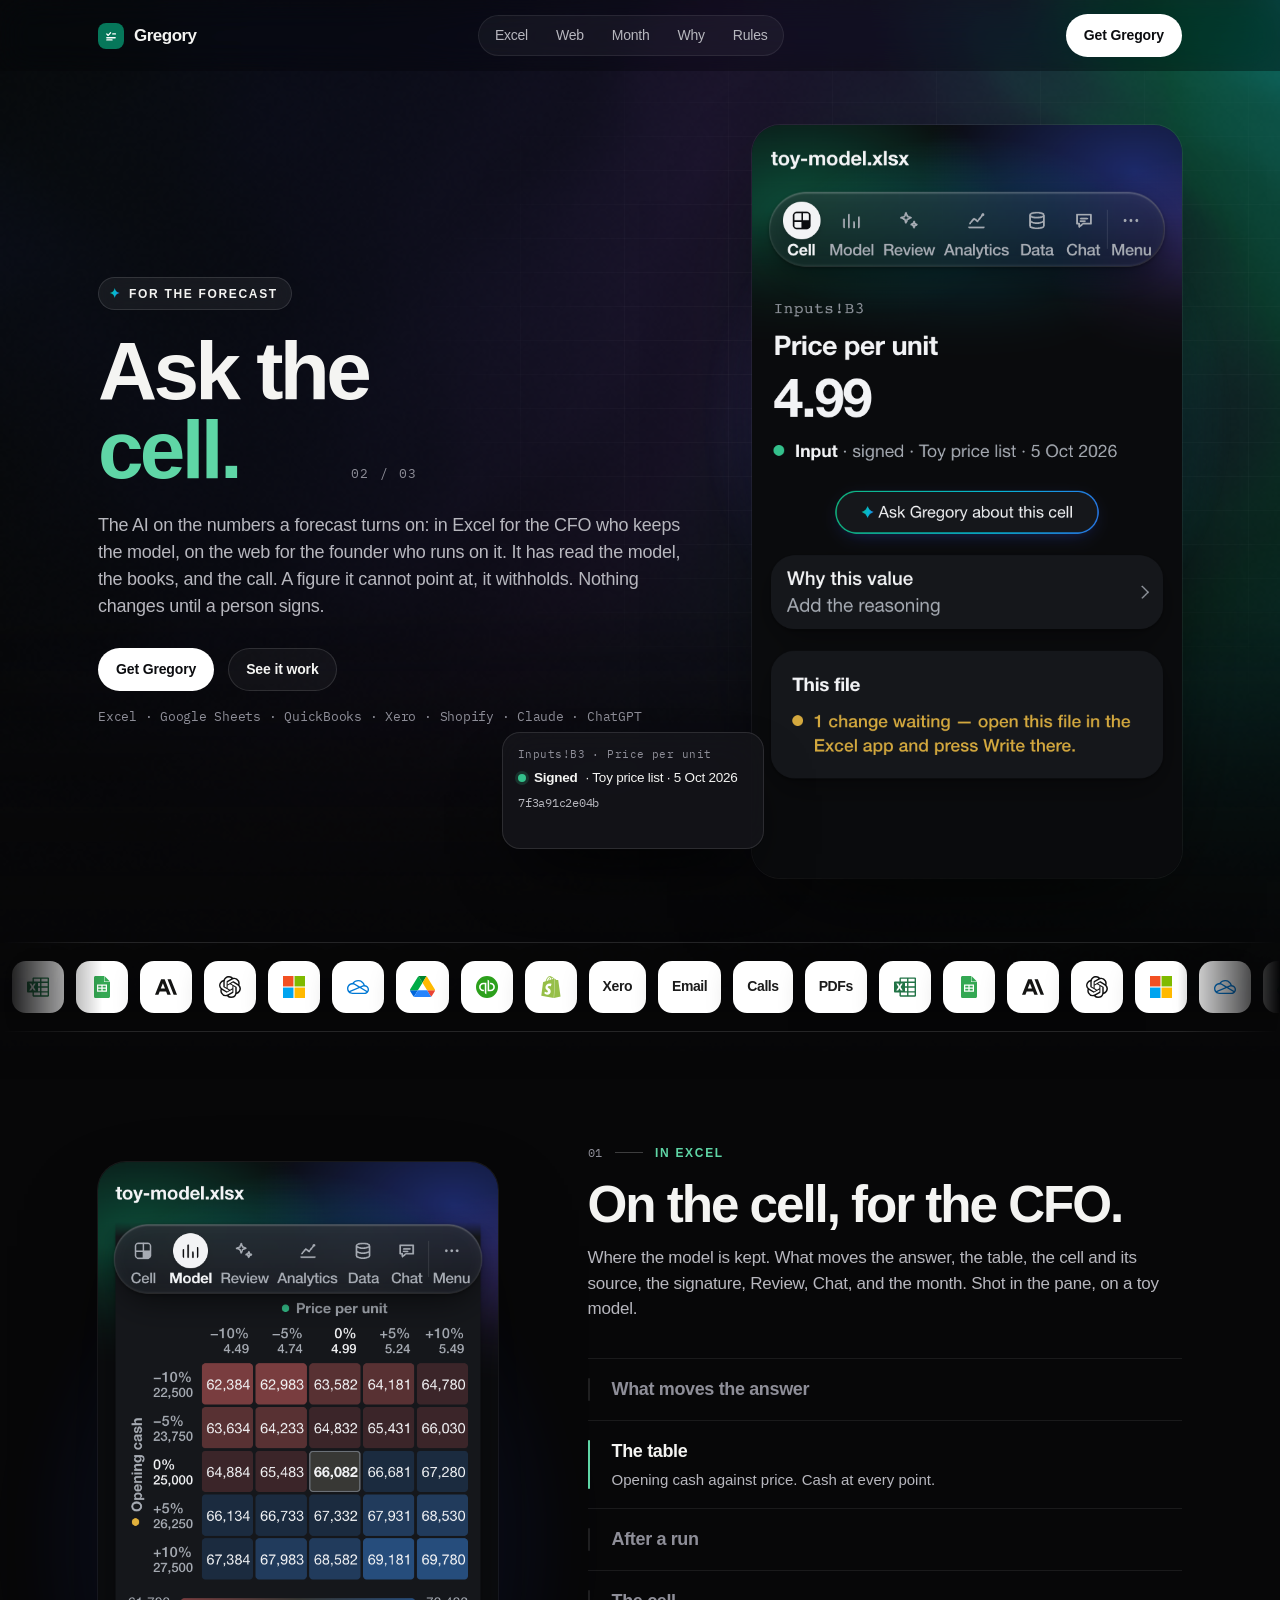
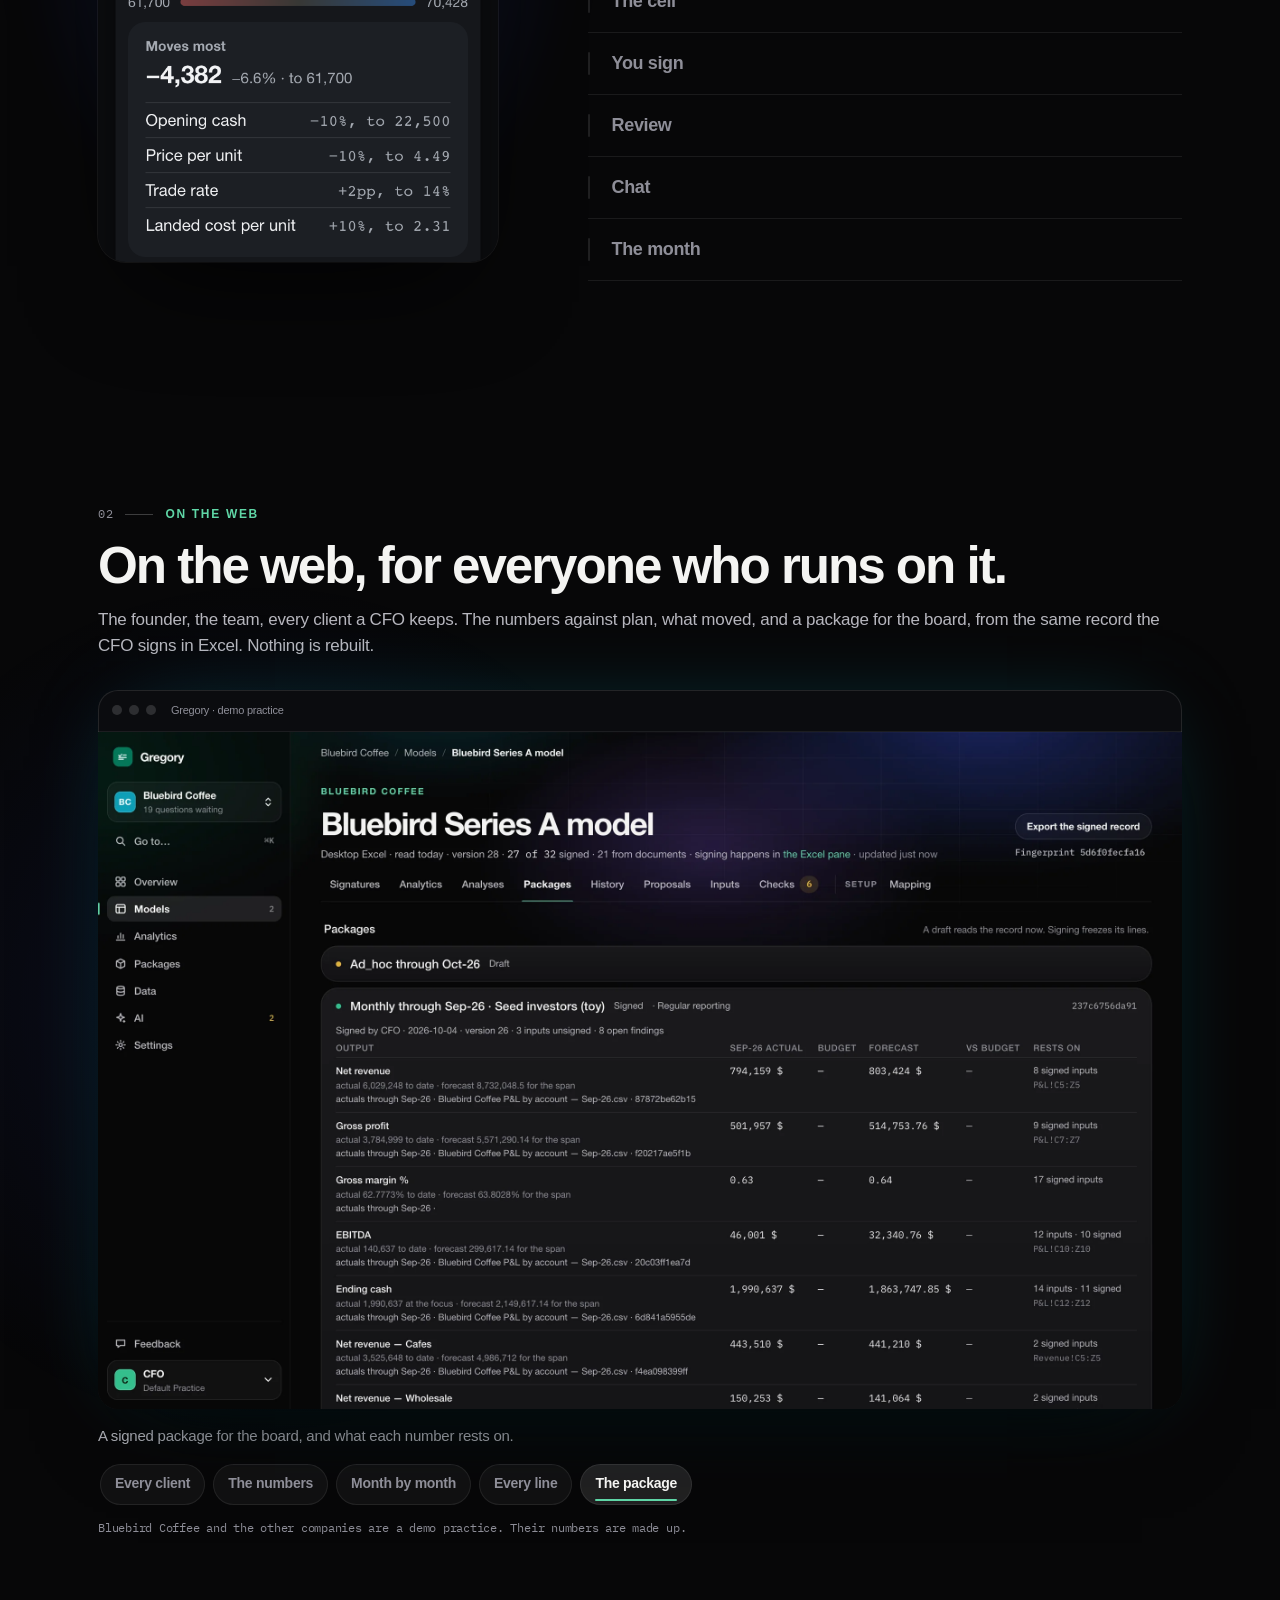
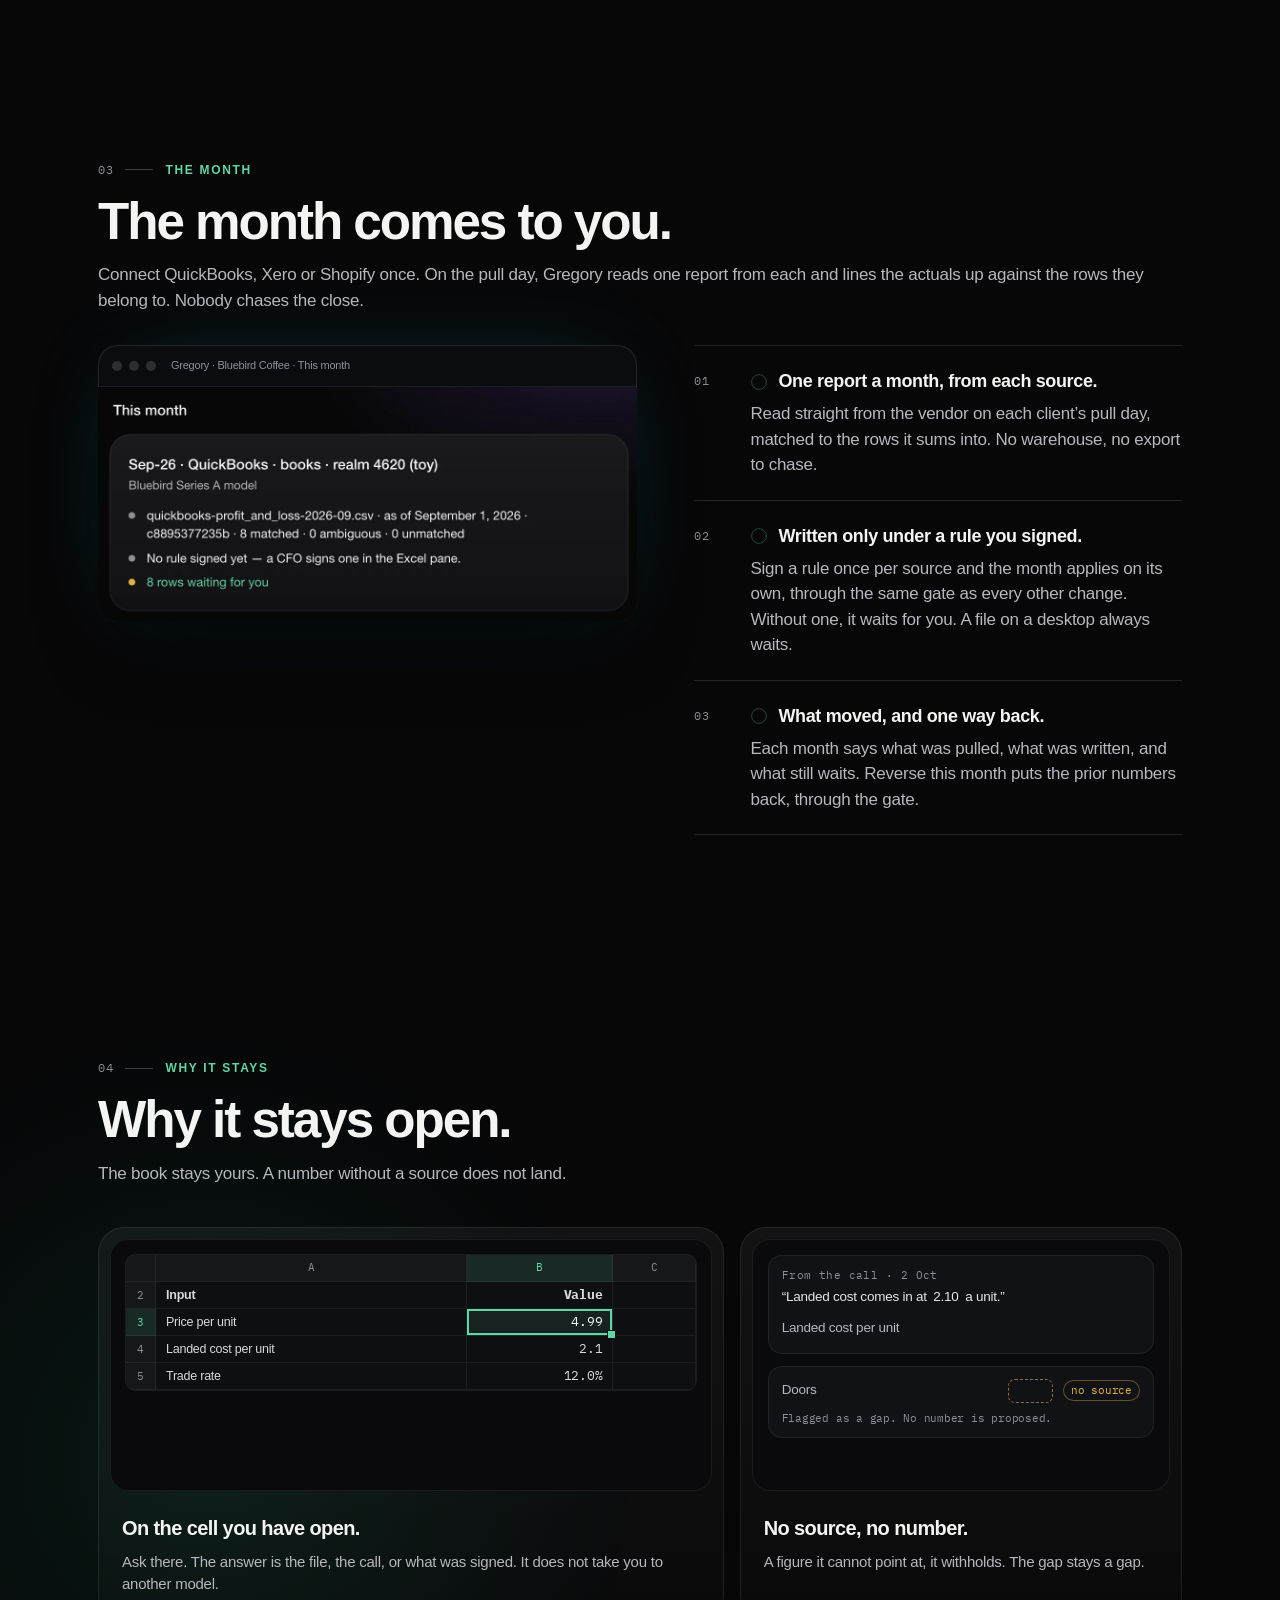
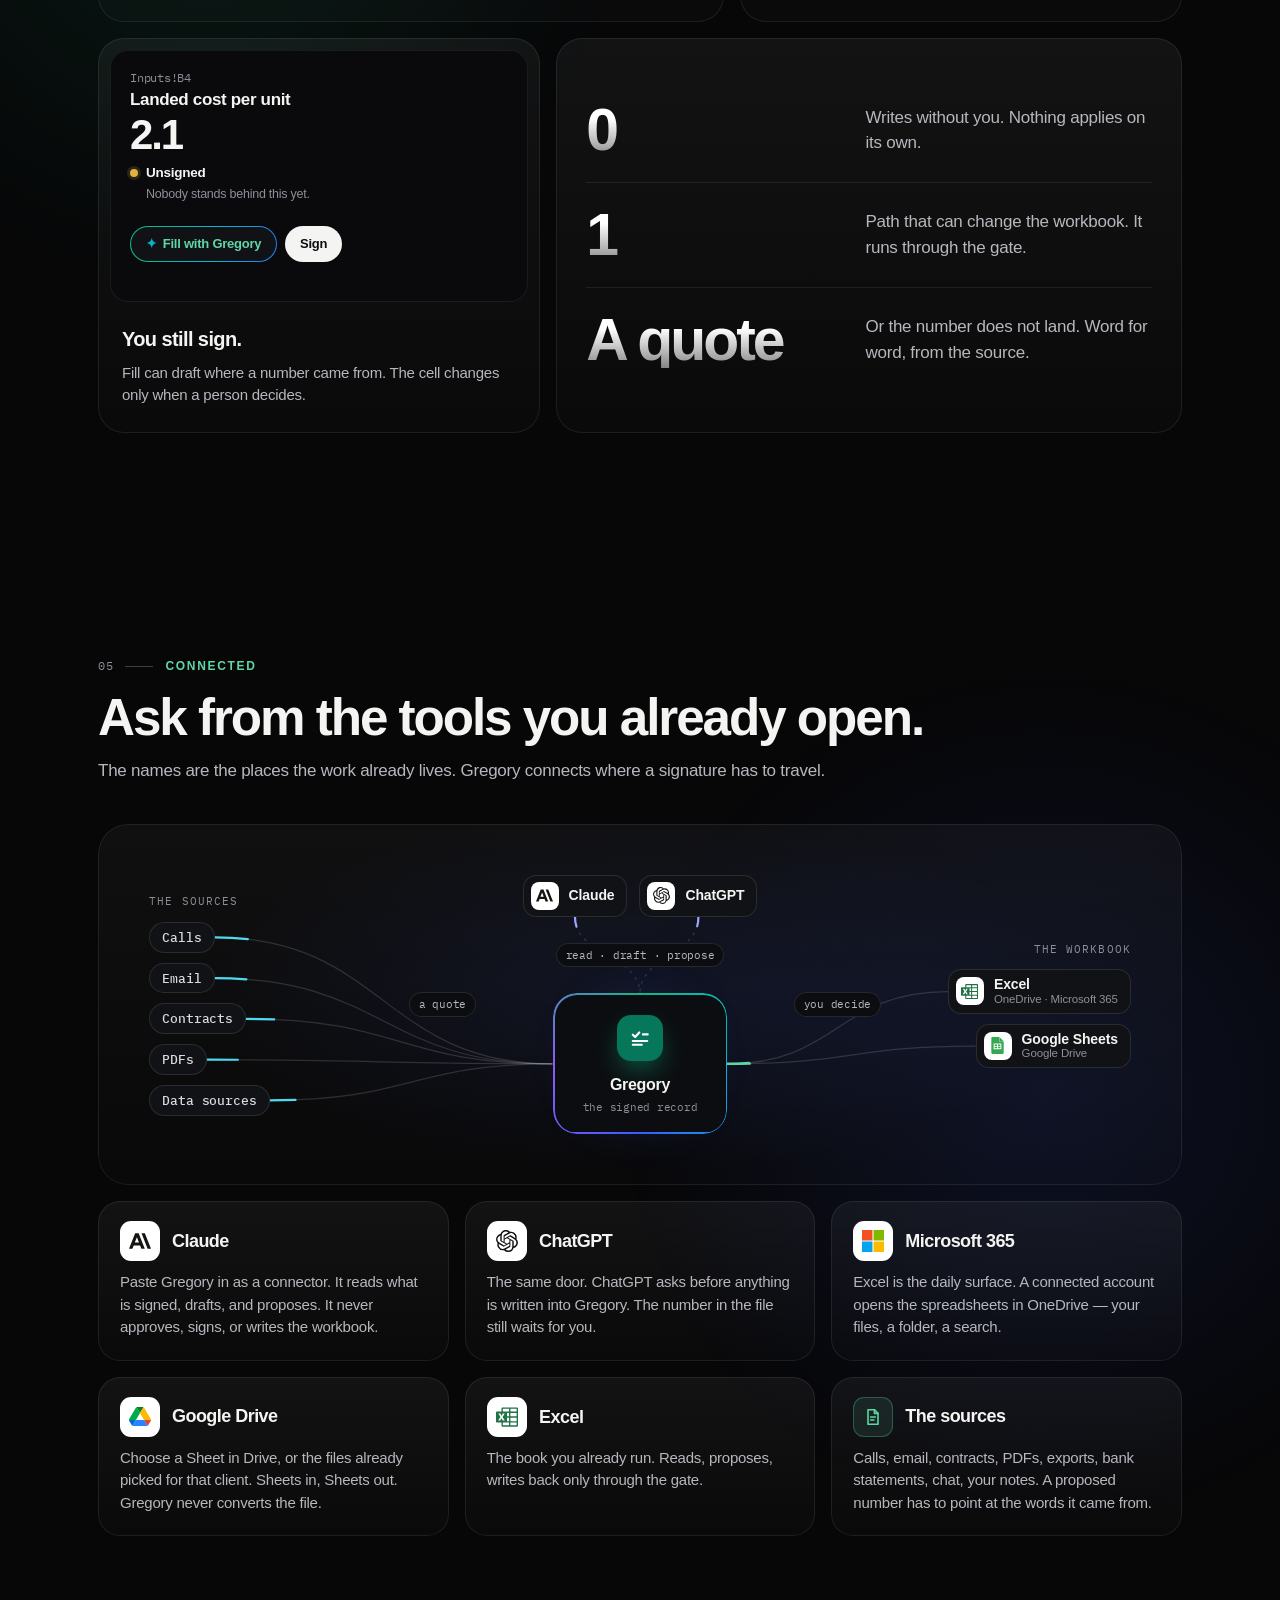
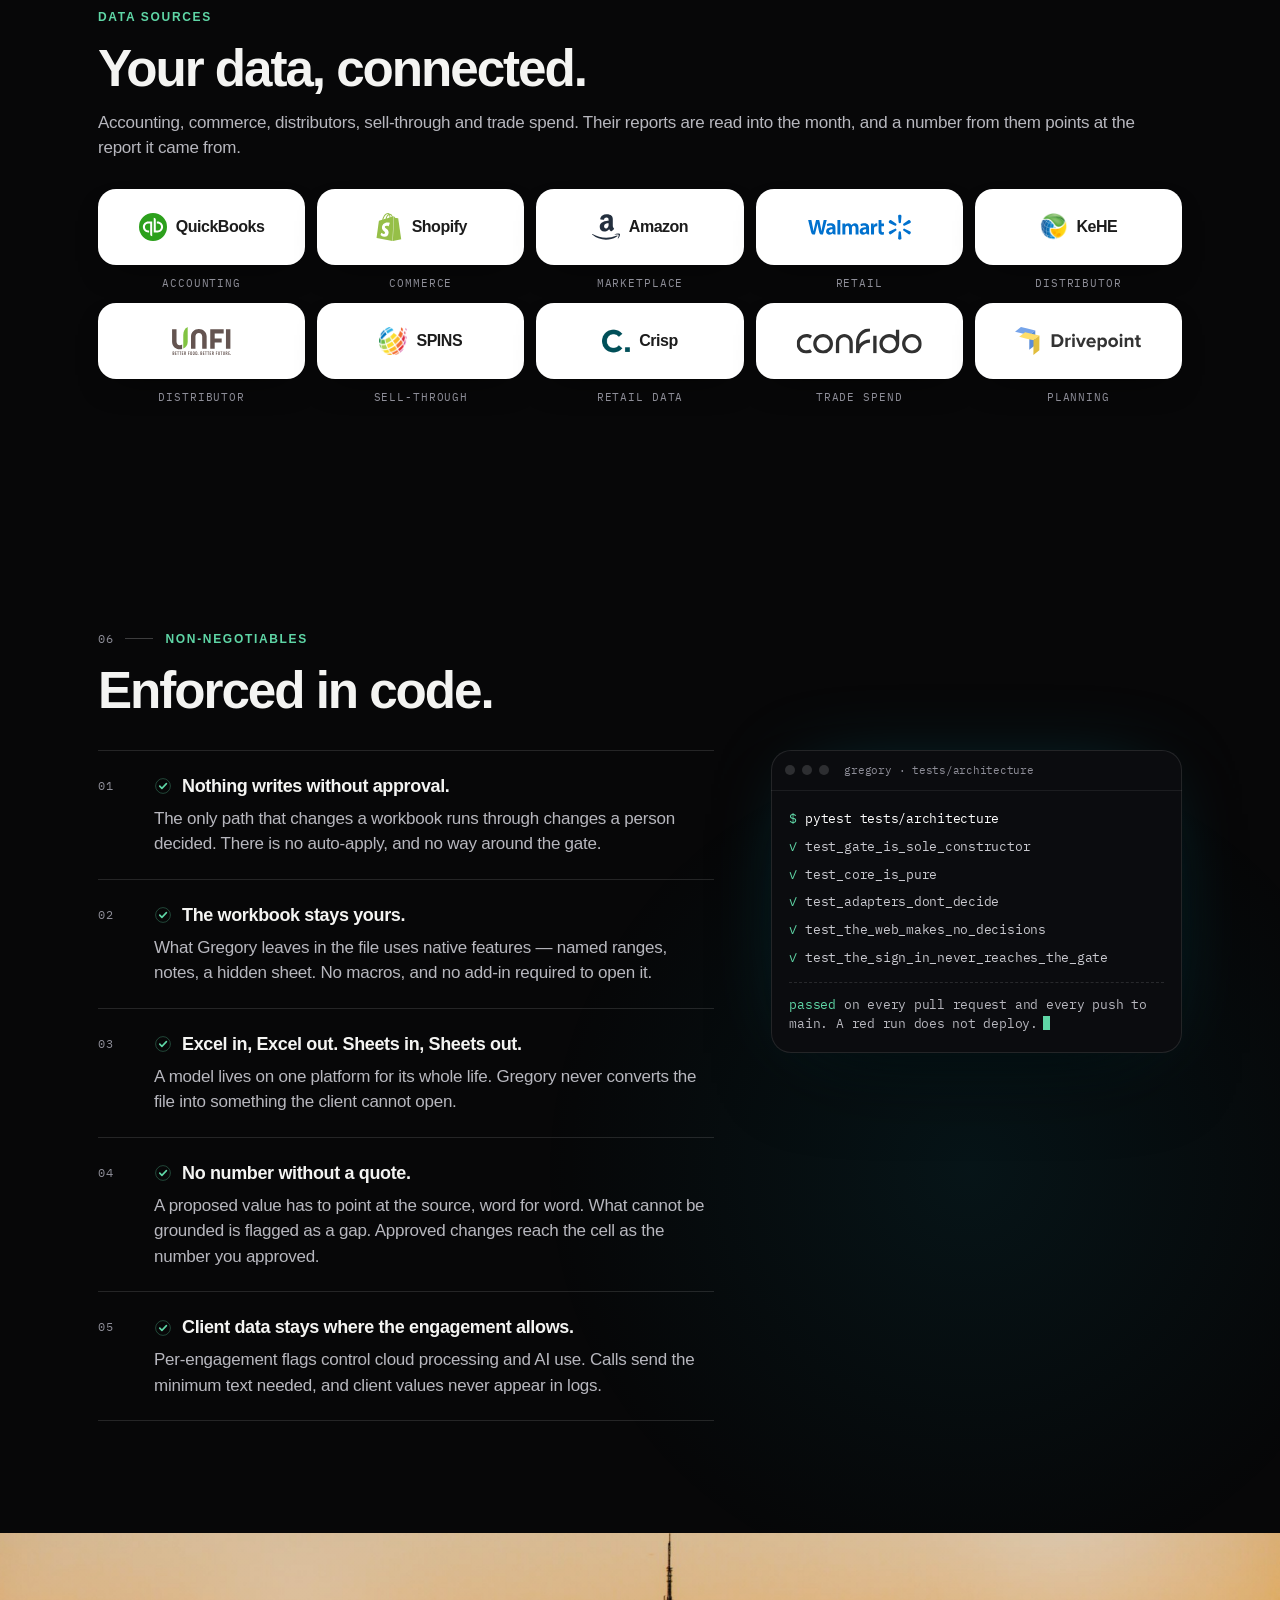
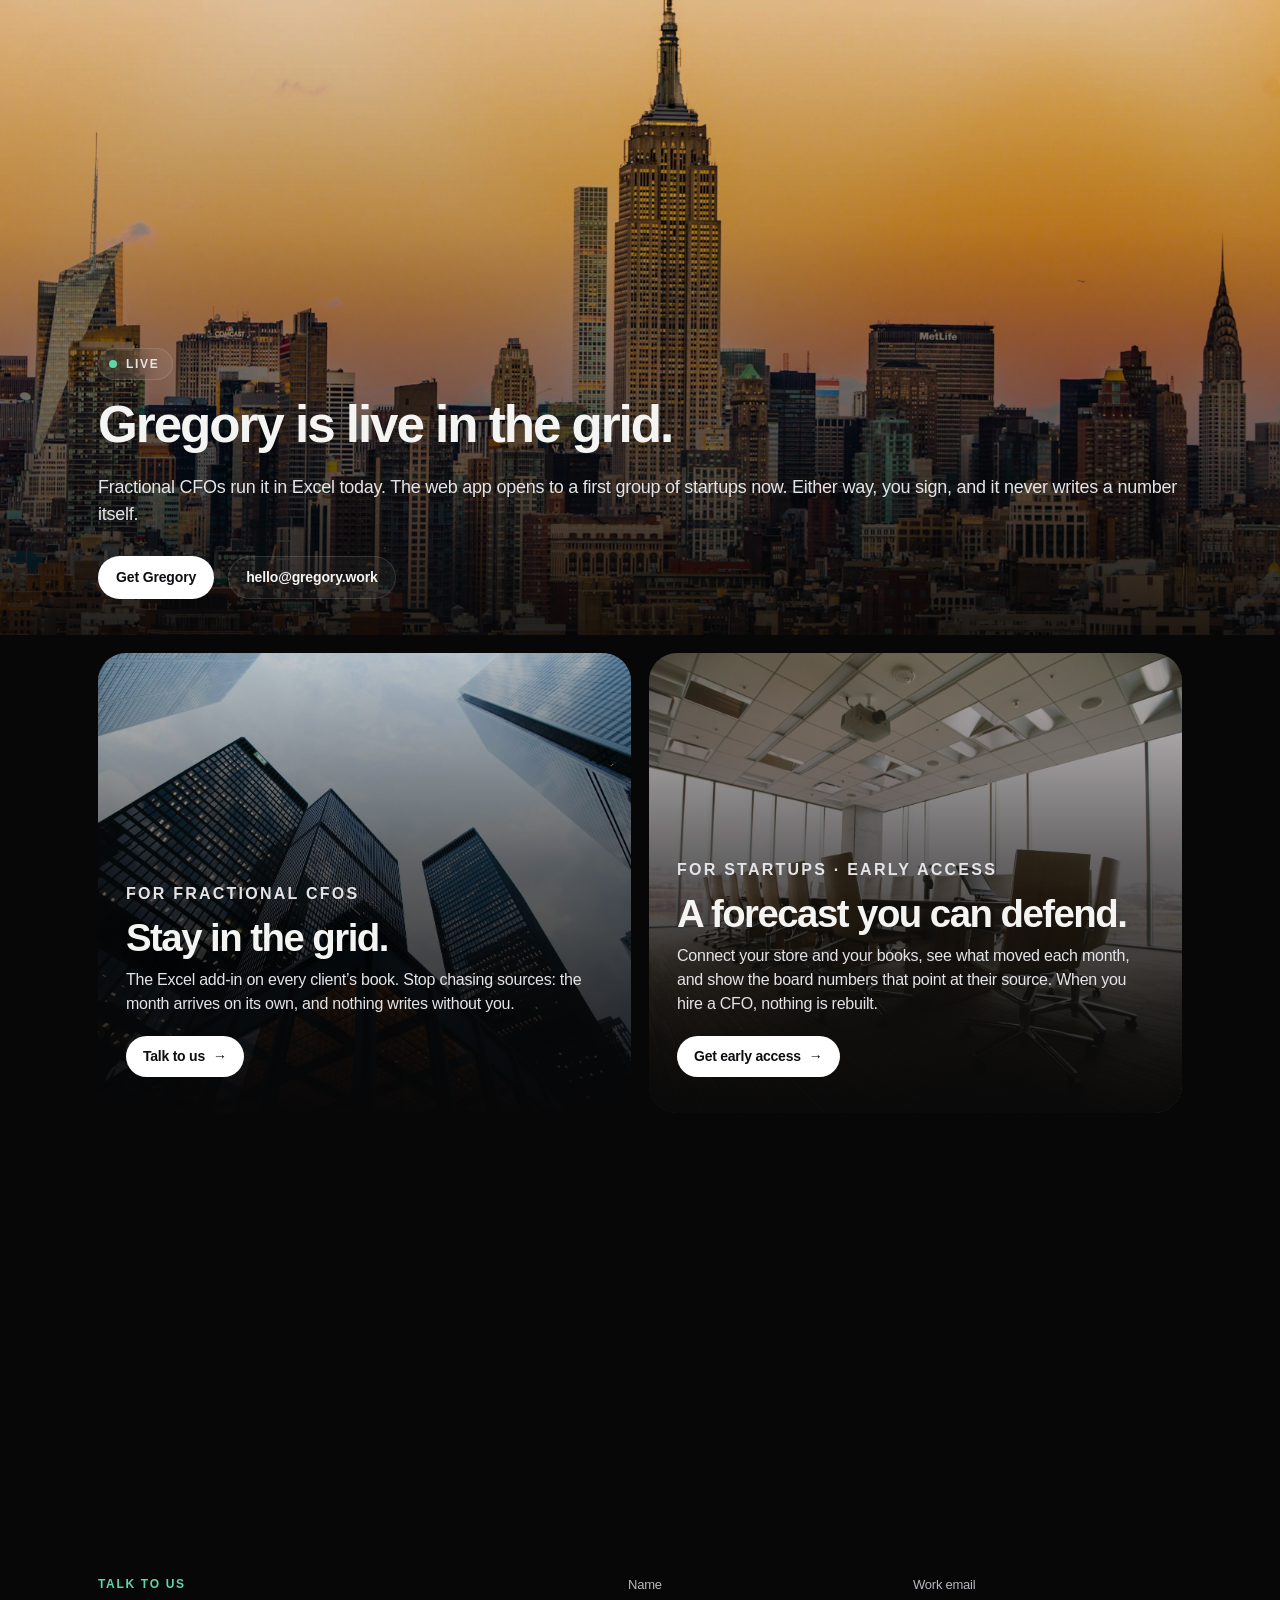
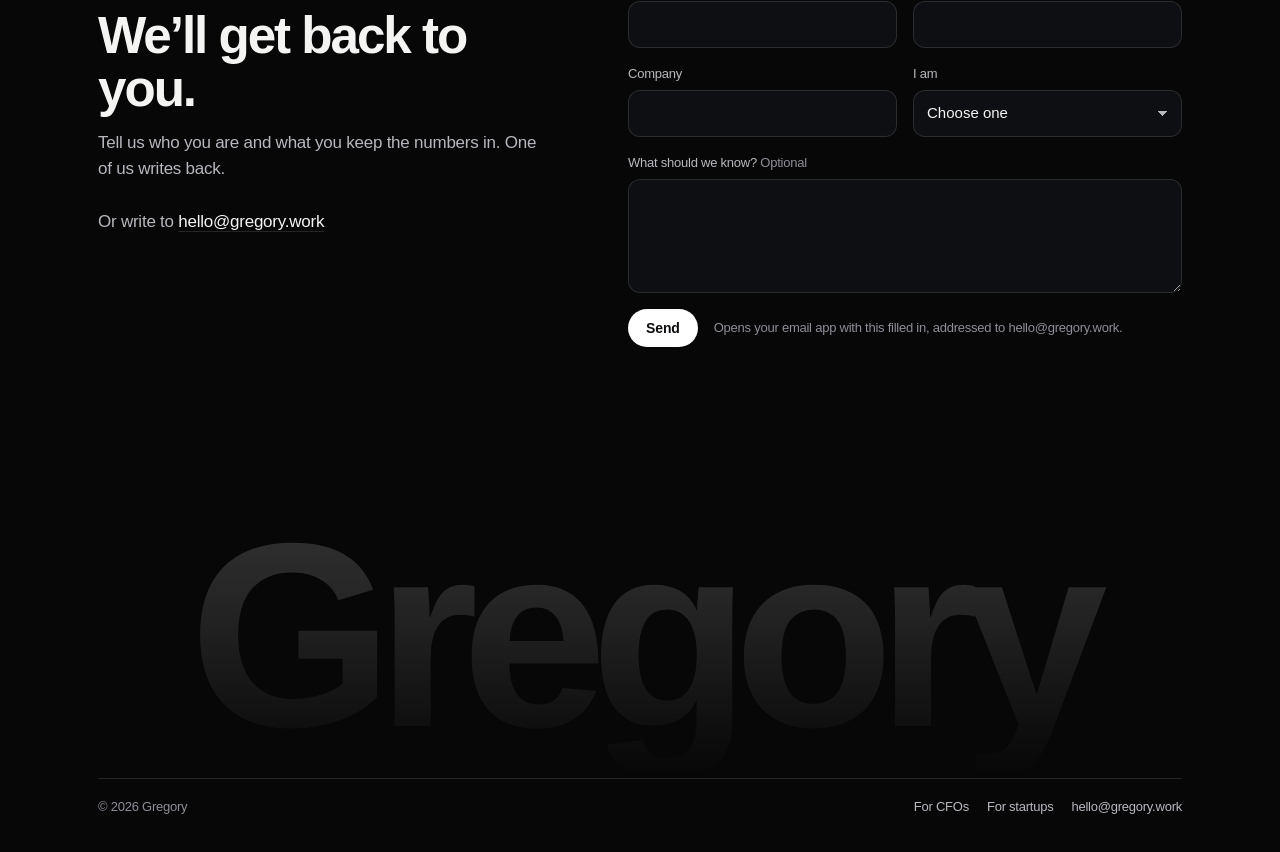
<file: index.html>
<!doctype html>
<html lang="en">
<head>
<meta charset="utf-8">
<meta name="viewport" content="width=device-width, initial-scale=1">
<title>Gregory — the AI on the numbers a forecast turns on</title>
<meta name="description" content="Gregory is the AI on the numbers a forecast turns on: in Excel for the CFO who keeps the model, on the web for the founder who runs on it. It has read the model, the books, and the call. A figure it cannot point at, it withholds. Nothing changes until a person signs.">
<meta property="og:title" content="Gregory — the AI on the numbers a forecast turns on">
<meta property="og:description" content="Gregory is the AI on the numbers a forecast turns on: in Excel for the CFO who keeps the model, on the web for the founder who runs on it. It has read the model, the books, and the call. A figure it cannot point at, it withholds. Nothing changes until a person signs.">
<meta property="og:url" content="https://gregory.work/">
<meta property="og:type" content="website">
<meta name="theme-color" content="#070708">
<link rel="icon" href="data:image/svg+xml,%3Csvg xmlns='http://www.w3.org/2000/svg' viewBox='0 0 32 32'%3E%3Crect width='32' height='32' rx='9' fill='%2306775a'/%3E%3Cpath d='M8.2 12.6 10.6 15l4.2-4.6' fill='none' stroke='%23fff' stroke-width='1.8' stroke-linecap='round' stroke-linejoin='round'/%3E%3Cpath d='M17.4 12.2h6.2M8.2 17.6h15.2M8.2 21.2h9.4' fill='none' stroke='%23fff' stroke-width='1.8' stroke-linecap='round'/%3E%3C/svg%3E">
<link rel="preconnect" href="https://fonts.googleapis.com">
<link rel="preconnect" href="https://fonts.gstatic.com" crossorigin>
<link rel="stylesheet" href="https://fonts.googleapis.com/css2?family=IBM+Plex+Mono:wght@400;500&display=swap">
<script>
/* Motion is opt-in: without script, or under reduced motion, every section is simply there. */
if (!window.matchMedia("(prefers-reduced-motion: reduce)").matches) document.documentElement.classList.add("motion");
</script>
<link rel="stylesheet" href="/site.css">
</head>
<body>
<a class="skip" href="#main">Skip to content</a>
<div class="sky" id="sky" aria-hidden="true">
  <div class="field"><span class="a"></span><span class="b"></span><span class="c"></span><span class="d"></span></div>
  <canvas id="aurora"></canvas>
</div>
<header id="top">
  <div class="wrap nav">
    <a class="brand" href="/">
      <span class="mark" aria-hidden="true">
        <svg width="14" height="14" viewBox="0 0 20 20" fill="none" stroke="currentColor" stroke-width="1.8" stroke-linecap="round" stroke-linejoin="round"><path d="M4 7.2 6 9.2l3.4-3.8"/><path d="M12.4 7h4M4 12.5h12M4 15.6h7.5"/></svg>
      </span>
      Gregory
    </a>
    <nav class="links" aria-label="Sections">
      <a href="#work">Excel</a>
      <a href="#web">Web</a>
      <a href="#month">Month</a>
      <a href="#why">Why</a>
      <a href="#rules">Rules</a>
    </nav>
    <a class="btn" href="#contact">Get Gregory</a>
  </div>
  <div class="progress" aria-hidden="true"><span id="progress"></span></div>
</header>
<main id="main">
  <div class="wrap hero">
    <div>
      <p class="badge"><span class="spark" aria-hidden="true">✦</span>For the forecast</p>
      <h1>
        <span>Ask the</span>
        <span class="cycle-row">
          <span class="cycle-slot"><em id="cycle-word">model</em><span class="period">.</span></span>
          <small class="cycle-index" id="cycle-index">01 / 03</small>
        </span>
      </h1>
      <p class="lede">The AI on the numbers a forecast turns on: in Excel for the CFO who keeps the model, on the web for the founder who runs on it. It has read the model, the books, and the call. A figure it cannot point at, it withholds. Nothing changes until a person signs.</p>
      <div class="actions">
        <a class="btn" href="#contact">Get Gregory</a>
        <a class="btn ghost" href="#work">See it work</a>
      </div>
      <p class="mono">Excel · Google Sheets · QuickBooks · Xero · Shopify · Claude · ChatGPT</p>
    </div>
    <div class="stage demo" id="stage">
      <div class="halo" aria-hidden="true"></div>
      <div class="tilt">
        <div class="stack" id="stack">
          <img class="shot on" data-shot="model" src="/media/model.png" alt="The Excel pane on Model: what moves the answer, the drivers under Cash.">
          <img class="shot" data-shot="cell" src="/media/cell.png" alt="The Excel pane on a signed cell: price per unit, its source, Ask Gregory.">
          <img class="shot" data-shot="call" src="/media/sign.png" alt="An unsigned cell: Fill with Gregory, then Sign.">
        </div>
      </div>
      <div class="chips" aria-hidden="true">
        <div class="chip on" data-for="model">
          <p class="chip-k">Target · Cash</p>
          <p class="chip-big" id="tick">66,202</p>
          <p class="chip-line"><span class="up">+120</span>Price per unit moved 1%</p>
        </div>
        <div class="chip" data-for="cell">
          <p class="chip-k">Inputs!B3 · Price per unit</p>
          <p class="chip-line"><span class="dot ok"></span><b>Signed</b> · Toy price list · 5 Oct 2026</p>
          <p class="chip-m">7f3a91c2e04b</p>
        </div>
        <div class="chip" data-for="call">
          <p class="chip-k"><span class="spark">✦</span>Fill with Gregory</p>
          <p class="chip-q">“Landed cost comes in at <mark>2.10</mark> a unit.”</p>
          <p class="chip-m">From the call, word for word.</p>
        </div>
      </div>
    </div>
  </div>
  <div class="marquee demo" aria-hidden="true">
    <div class="track" id="track">
      <span><img src="/media/logos/microsoftexcel.svg" alt="Excel"></span>
      <span><img src="/media/logos/googlesheets.svg" alt="Google Sheets"></span>
      <span><img src="/media/logos/anthropic.svg" alt="Claude"></span>
      <span><img src="/media/logos/openai.svg" alt="ChatGPT"></span>
      <span><img src="/media/logos/microsoft.svg" alt="Microsoft 365"></span>
      <span><img src="/media/logos/microsoftonedrive.svg" alt="OneDrive"></span>
      <span><img src="/media/logos/googledrive-color.svg" alt="Google Drive"></span>
      <span><img src="/media/logos/quickbooks.svg" alt="QuickBooks"></span>
      <span><img src="/media/logos/shopify.svg" alt="Shopify"></span>
      <span class="word">Xero</span>
      <span class="word">Email</span>
      <span class="word">Calls</span>
      <span class="word">PDFs</span>
    </div>
  </div>
  <section id="work">
    <div class="wrap show">
      <div class="show-stage reveal" style="--d:2">
        <div class="show-shots" id="show-shots" role="tabpanel" aria-label="The Excel pane">
          <img class="on" src="/media/model.png" alt="What moves the answer, with the drivers under Cash.">
          <img src="/media/table.png" alt="A sensitivity table: opening cash against price per unit, Cash at every point, coloured by how far it moved." loading="lazy">
          <img src="/media/run.png" alt="After a run in Excel: Cash at 68,582, up 3.8%, and the drivers ranked." loading="lazy">
          <img src="/media/cell.png" alt="A signed cell, price per unit, with its source." loading="lazy">
          <img src="/media/sign.png" alt="An unsigned cell, with Fill with Gregory and Sign." loading="lazy">
          <img src="/media/review.png" alt="Review: one note from Gregory, and what is worth checking." loading="lazy">
          <img src="/media/chat.png" alt="Chat about a finding: a question, Gregory's answer, the cell unchanged." loading="lazy">
          <img src="/media/month.png" alt="The month in the pane: August from QuickBooks, the totals tie, the CFO's rule, Run the rule now and Revoke." loading="lazy">
        </div>
        <p class="show-cap" id="show-cap" aria-hidden="true">The inputs that move Cash, and how far.</p>
      </div>
      <div class="show-copy">
        <p class="kicker reveal"><span class="ix">01</span>In Excel</p>
        <h2 class="reveal" style="--d:1">On the cell, for the CFO.</h2>
        <p class="intro reveal" style="--d:2">Where the model is kept. What moves the answer, the table, the cell and its source, the signature, Review, Chat, and the month. Shot in the pane, on a toy model.</p>
        <div class="show-list reveal demo" style="--d:3" id="show-list" role="tablist" aria-label="Screens in the pane">
          <button type="button" role="tab" aria-selected="true" class="on" aria-controls="show-shots"><span class="show-t">What moves the answer</span><span class="show-d"><span>The inputs that move Cash, and how far.</span></span><span class="show-bar" aria-hidden="true"></span></button>
          <button type="button" role="tab" aria-selected="false" tabindex="-1" aria-controls="show-shots"><span class="show-t">The table</span><span class="show-d"><span>Opening cash against price. Cash at every point.</span></span><span class="show-bar" aria-hidden="true"></span></button>
          <button type="button" role="tab" aria-selected="false" tabindex="-1" aria-controls="show-shots"><span class="show-t">After a run</span><span class="show-d"><span>Every driver put back. Cash moved 3.8%.</span></span><span class="show-bar" aria-hidden="true"></span></button>
          <button type="button" role="tab" aria-selected="false" tabindex="-1" aria-controls="show-shots"><span class="show-t">The cell</span><span class="show-d"><span>Signed, with the source, and Ask Gregory.</span></span><span class="show-bar" aria-hidden="true"></span></button>
          <button type="button" role="tab" aria-selected="false" tabindex="-1" aria-controls="show-shots"><span class="show-t">You sign</span><span class="show-d"><span>Fill with Gregory drafts the source. You still sign.</span></span><span class="show-bar" aria-hidden="true"></span></button>
          <button type="button" role="tab" aria-selected="false" tabindex="-1" aria-controls="show-shots"><span class="show-t">Review</span><span class="show-d"><span>One note open. What is worth checking.</span></span><span class="show-bar" aria-hidden="true"></span></button>
          <button type="button" role="tab" aria-selected="false" tabindex="-1" aria-controls="show-shots"><span class="show-t">Chat</span><span class="show-d"><span>Ask about the finding. The cell is not changed.</span></span><span class="show-bar" aria-hidden="true"></span></button>
          <button type="button" role="tab" aria-selected="false" tabindex="-1" aria-controls="show-shots"><span class="show-t">The month</span><span class="show-d"><span>QuickBooks read, the totals tie, your rule ran.</span></span><span class="show-bar" aria-hidden="true"></span></button>
        </div>
      </div>
    </div>
  </section>
  <section id="web" class="glow">
    <div class="wrap">
      <p class="kicker reveal"><span class="ix">02</span>On the web</p>
      <h2 class="reveal" style="--d:1">On the web, for everyone who runs on it.</h2>
      <p class="intro reveal" style="--d:2">The founder, the team, every client a CFO keeps. The numbers against plan, what moved, and a package for the board, from the same record the CFO signs in Excel. Nothing is rebuilt.</p>
      <div class="webshow reveal demo" style="--d:3">
        <figure class="term browser">
          <div class="term-bar" aria-hidden="true"><i></i><i></i><i></i><span>Gregory · demo practice</span></div>
          <div class="show-shots" id="web-shots" role="tabpanel" aria-label="The web app">
          <img class="on" src="/media/web/companies.webp" alt="Companies: four demo companies, each with how much is signed and what waits.">
          <img src="/media/web/dashboard.webp" alt="Analytics: net revenue, gross profit, margin, EBITDA and cash, each against the model’s budget." loading="lazy">
          <img src="/media/web/budget.webp" alt="A heatmap of every output against budget month by month, and a waterfall from budget to actual by channel." loading="lazy">
          <img src="/media/web/lines.webp" alt="Each line against the budget in the model, in dollars and percent, and net revenue by channel." loading="lazy">
          <img src="/media/web/packages.webp" alt="A signed monthly package to investors: each output, its actual and forecast, and the signed inputs under it." loading="lazy">
          </div>
        </figure>
        <p class="show-cap" aria-hidden="true"></p>
        <div class="show-list" role="tablist" aria-label="Screens in the web app">
          <button type="button" role="tab" aria-selected="true" class="on" aria-controls="web-shots"><span class="show-t">Every client</span><span class="show-d"><span>A practice at a glance: each company, what is signed, and what waits.</span></span><span class="show-bar" aria-hidden="true"></span></button>
          <button type="button" role="tab" aria-selected="false" tabindex="-1" aria-controls="web-shots"><span class="show-t">The numbers</span><span class="show-d"><span>Each output against the budget in the model, with its trend.</span></span><span class="show-bar" aria-hidden="true"></span></button>
          <button type="button" role="tab" aria-selected="false" tabindex="-1" aria-controls="web-shots"><span class="show-t">Month by month</span><span class="show-d"><span>Better or worse than budget, every month, and where the gap came from.</span></span><span class="show-bar" aria-hidden="true"></span></button>
          <button type="button" role="tab" aria-selected="false" tabindex="-1" aria-controls="web-shots"><span class="show-t">Every line</span><span class="show-d"><span>Each line and each channel against budget. Click one to see only it.</span></span><span class="show-bar" aria-hidden="true"></span></button>
          <button type="button" role="tab" aria-selected="false" tabindex="-1" aria-controls="web-shots"><span class="show-t">The package</span><span class="show-d"><span>A signed package for the board, and what each number rests on.</span></span><span class="show-bar" aria-hidden="true"></span></button>
        </div>
      </div>
      <p class="shot-note">Bluebird Coffee and the other companies are a demo practice. Their numbers are made up.</p>
    </div>
  </section>
  <section id="month">
    <div class="wrap">
      <p class="kicker reveal"><span class="ix">03</span>The month</p>
      <h2 class="reveal" style="--d:1">The month comes to you.</h2>
      <p class="intro reveal" style="--d:2">Connect QuickBooks, Xero or Shopify once. On the pull day, Gregory reads one report from each and lines the actuals up against the rows they belong to. Nobody chases the close.</p>
      <div class="month-wrap">
        <figure class="term browser reveal" style="--d:2">
          <div class="term-bar" aria-hidden="true"><i></i><i></i><i></i><span>Gregory · Bluebird Coffee · This month</span></div>
          <img src="/media/web/month.webp" width="1130" height="494" loading="lazy" alt="This month: the QuickBooks pull for September, eight lines matched, none ambiguous, eight rows waiting.">
        </figure>
        <div class="reveal" style="--d:3">
          <article class="rule"><span class="rule-n">01</span><h3><svg class="ck" viewBox="0 0 20 20" width="18" height="18" aria-hidden="true"><circle cx="10" cy="10" r="8.2" fill="none" stroke="currentColor" stroke-opacity=".35"/><path d="M6.4 10.2 8.8 12.6 13.8 7.4" fill="none" stroke="currentColor" stroke-width="1.8" stroke-linecap="round" stroke-linejoin="round"/></svg>One report a month, from each source.</h3><p>Read straight from the vendor on each client’s pull day, matched to the rows it sums into. No warehouse, no export to chase.</p></article>
          <article class="rule"><span class="rule-n">02</span><h3><svg class="ck" viewBox="0 0 20 20" width="18" height="18" aria-hidden="true"><circle cx="10" cy="10" r="8.2" fill="none" stroke="currentColor" stroke-opacity=".35"/><path d="M6.4 10.2 8.8 12.6 13.8 7.4" fill="none" stroke="currentColor" stroke-width="1.8" stroke-linecap="round" stroke-linejoin="round"/></svg>Written only under a rule you signed.</h3><p>Sign a rule once per source and the month applies on its own, through the same gate as every other change. Without one, it waits for you. A file on a desktop always waits.</p></article>
          <article class="rule"><span class="rule-n">03</span><h3><svg class="ck" viewBox="0 0 20 20" width="18" height="18" aria-hidden="true"><circle cx="10" cy="10" r="8.2" fill="none" stroke="currentColor" stroke-opacity=".35"/><path d="M6.4 10.2 8.8 12.6 13.8 7.4" fill="none" stroke="currentColor" stroke-width="1.8" stroke-linecap="round" stroke-linejoin="round"/></svg>What moved, and one way back.</h3><p>Each month says what was pulled, what was written, and what still waits. Reverse this month puts the prior numbers back, through the gate.</p></article>
        </div>
      </div>
    </div>
  </section>
  <section id="why" class="glow">
    <div class="wrap">
      <p class="kicker reveal"><span class="ix">04</span>Why it stays</p>
      <h2 class="reveal" style="--d:1">Why it stays open.</h2>
      <p class="intro reveal" style="--d:2">The book stays yours. A number without a source does not land.</p>
      <div class="bento">
        <article class="tile w7 reveal">
          <div class="viz viz-sheet demo" aria-hidden="true">
            <div class="sheet">
              <div class="r h"><span></span><span>A</span><span class="on">B</span><span>C</span></div>
              <div class="r"><span>2</span><span class="t">Input</span><span class="t n">Value</span><span></span></div>
              <div class="r cur"><span>3</span><span>Price per unit</span><span class="n sel">4.99</span><span></span></div>
              <div class="r"><span>4</span><span>Landed cost per unit</span><span class="n">2.1</span><span></span></div>
              <div class="r"><span>5</span><span>Trade rate</span><span class="n">12.0%</span><span></span></div>
            </div>
            <div class="bubble q"><span class="spark">✦</span><span class="typed">Why 4.99?</span></div>
            <div class="bubble a">The toy price list.<span class="sig"><span class="dot ok"></span>Signed 2 Oct</span></div>
          </div>
          <h3>On the cell you have open.</h3>
          <p>Ask there. The answer is the file, the call, or what was signed. It does not take you to another model.</p>
        </article>
        <article class="tile w5 reveal" style="--d:1">
          <div class="viz viz-quote demo" aria-hidden="true">
            <div class="prop">
              <div class="prop-k">From the call · 2 Oct</div>
              <div class="prop-q">“Landed cost comes in at <mark>2.10</mark> a unit.”</div>
              <div class="prop-line"><span>Landed cost per unit</span><b class="val got">2.1</b><span class="tag ok">quoted</span></div>
            </div>
            <div class="prop gap">
              <div class="prop-line"><span>Doors</span><b class="val none"></b><span class="tag wait">no source</span></div>
              <div class="prop-note">Flagged as a gap. No number is proposed.</div>
            </div>
          </div>
          <h3>No source, no number.</h3>
          <p>A figure it cannot point at, it withholds. The gap stays a gap.</p>
        </article>
        <article class="tile w5 reveal">
          <div class="viz viz-sign demo" aria-hidden="true">
            <div class="vs-addr">Inputs!B4</div>
            <div class="vs-name">Landed cost per unit</div>
            <div class="vs-num">2.1</div>
            <div class="status">
              <span class="st un"><span class="st-l"><span class="dot wait"></span><b>Unsigned</b></span><span class="st-s">Nobody stands behind this yet.</span></span>
              <span class="st ok"><span class="st-l"><span class="dot ok"></span><b>Signed</b> · From the call · 2 Oct 2026</span><span class="st-s"><code>c41e08b97d25</code></span></span>
            </div>
            <div class="acts">
              <span class="pill fill"><span class="spark">✦</span>Fill with Gregory</span>
              <span class="pill sign">Sign<svg class="cursor" viewBox="0 0 24 24"><path d="M5 3l14 8-6.2 1.6L10 19z" fill="#fff" stroke="#0c0d10" stroke-width="1.4" stroke-linejoin="round"/></svg></span>
            </div>
          </div>
          <h3>You still sign.</h3>
          <p>Fill can draft where a number came from. The cell changes only when a person decides.</p>
        </article>
        <div class="tile w7 scores reveal" style="--d:1">
          <div><strong>0</strong><span>Writes without you. Nothing applies on its own.</span></div>
          <div><strong>1</strong><span>Path that can change the workbook. It runs through the gate.</span></div>
          <div><strong>A quote</strong><span>Or the number does not land. Word for word, from the source.</span></div>
        </div>
      </div>
    </div>
  </section>
  <section id="connect" class="glow">
    <div class="wrap">
      <p class="kicker reveal"><span class="ix">05</span>Connected</p>
      <h2 class="reveal" style="--d:1">Ask from the tools you already open.</h2>
      <p class="intro reveal" style="--d:2">The names are the places the work already lives. Gregory connects where a signature has to travel.</p>
      <div class="flow reveal demo" id="flow" aria-hidden="true">
        <svg class="flow-svg" id="flow-svg"></svg>
        <div class="flow-col flow-in">
          <p class="flow-cap">The sources</p>
          <span class="node src" data-node="src">Calls</span>
          <span class="node src" data-node="src">Email</span>
          <span class="node src" data-node="src">Contracts</span>
          <span class="node src" data-node="src">PDFs</span>
          <span class="node src" data-node="src">Data sources</span>
        </div>
        <span class="flow-tag tag-in">a quote</span>
        <div class="flow-mid">
          <span class="node ai ai1" data-node="claude"><span class="lg"><img src="/media/logos/anthropic.svg" alt=""></span><span class="nm">Claude</span></span>
          <span class="node ai ai2" data-node="chatgpt"><span class="lg"><img src="/media/logos/openai.svg" alt=""></span><span class="nm">ChatGPT</span></span>
          <span class="flow-tag tag-ai">read · draft · propose</span>
          <div class="gate" data-node="gate">
            <span class="mark"><svg width="24" height="24" viewBox="0 0 20 20" fill="none" stroke="currentColor" stroke-width="1.8" stroke-linecap="round" stroke-linejoin="round"><path d="M4 7.2 6 9.2l3.4-3.8"/><path d="M12.4 7h4M4 12.5h12M4 15.6h7.5"/></svg></span>
            <b>Gregory</b>
            <small>the signed record</small>
          </div>
        </div>
        <span class="flow-tag tag-out">you decide</span>
        <div class="flow-col flow-out">
          <p class="flow-cap">The workbook</p>
          <span class="node book" data-node="excel"><span class="lg"><img src="/media/logos/microsoftexcel.svg" alt=""></span><span class="nt">Excel<small>OneDrive · Microsoft 365</small></span></span>
          <span class="node book" data-node="sheets"><span class="lg"><img src="/media/logos/googlesheets.svg" alt=""></span><span class="nt">Google Sheets<small>Google Drive</small></span></span>
        </div>
      </div>
      <div class="connects">
        <article class="reveal" data-node="claude">
          <div class="head"><div class="logo"><img src="/media/logos/anthropic.svg" alt=""></div><h3>Claude</h3></div>
          <p>Paste Gregory in as a connector. It reads what is signed, drafts, and proposes. It never approves, signs, or writes the workbook.</p>
        </article>
        <article class="reveal" style="--d:1" data-node="chatgpt">
          <div class="head"><div class="logo"><img src="/media/logos/openai.svg" alt=""></div><h3>ChatGPT</h3></div>
          <p>The same door. ChatGPT asks before anything is written into Gregory. The number in the file still waits for you.</p>
        </article>
        <article class="reveal" style="--d:2" data-node="excel">
          <div class="head"><div class="logo"><img src="/media/logos/microsoft.svg" alt=""></div><h3>Microsoft 365</h3></div>
          <p>Excel is the daily surface. A connected account opens the spreadsheets in OneDrive — your files, a folder, a search.</p>
        </article>
        <article class="reveal" data-node="sheets">
          <div class="head"><div class="logo"><img src="/media/logos/googledrive-color.svg" alt=""></div><h3>Google Drive</h3></div>
          <p>Choose a Sheet in Drive, or the files already picked for that client. Sheets in, Sheets out. Gregory never converts the file.</p>
        </article>
        <article class="reveal" style="--d:1" data-node="excel">
          <div class="head"><div class="logo"><img src="/media/logos/microsoftexcel.svg" alt=""></div><h3>Excel</h3></div>
          <p>The book you already run. Reads, proposes, writes back only through the gate.</p>
        </article>
        <article class="reveal" style="--d:2" data-node="src">
          <div class="head"><div class="logo glyph" aria-hidden="true"><svg viewBox="0 0 20 20" width="20" height="20" fill="none" stroke="currentColor" stroke-width="1.6" stroke-linecap="round" stroke-linejoin="round"><path d="M5 2.8h6.6L15 6.2v11H5z"/><path d="M11.4 2.8v3.6H15M7.6 10h4.8M7.6 13h3.4"/></svg></div><h3>The sources</h3></div>
          <p>Calls, email, contracts, PDFs, exports, bank statements, chat, your notes. A proposed number has to point at the words it came from.</p>
        </article>
      </div>
      <div class="data">
        <p class="kicker reveal">Data sources</p>
        <h2 class="reveal" style="--d:1">Your data, connected.</h2>
        <p class="intro reveal" style="--d:2">Accounting, commerce, distributors, sell-through and trade spend. Their reports are read into the month, and a number from them points at the report it came from.</p>
        <ul class="data-grid reveal" style="--d:3">
          <li><span class="data-logo"><img src="/media/logos/quickbooks.svg" alt=""><b>QuickBooks</b></span><span class="data-k">Accounting</span></li>
          <li><span class="data-logo"><img src="/media/logos/shopify.svg" alt=""><b>Shopify</b></span><span class="data-k">Commerce</span></li>
          <li><span class="data-logo"><img src="/media/logos/amazon.svg" alt=""><b>Amazon</b></span><span class="data-k">Marketplace</span></li>
          <li><span class="data-logo"><img src="/media/logos/walmart.svg" alt="Walmart"></span><span class="data-k">Retail</span></li>
          <li><span class="data-logo"><img src="/media/logos/kehe.png" alt=""><b>KeHE</b></span><span class="data-k">Distributor</span></li>
          <li><span class="data-logo"><img src="/media/logos/unfi.svg" alt="UNFI"></span><span class="data-k">Distributor</span></li>
          <li><span class="data-logo"><img src="/media/logos/spins.png" alt=""><b>SPINS</b></span><span class="data-k">Sell-through</span></li>
          <li><span class="data-logo"><img src="/media/logos/crisp.png" alt=""><b>Crisp</b></span><span class="data-k">Retail data</span></li>
          <li><span class="data-logo"><img src="/media/logos/confido-on-light.svg" alt="Confido"></span><span class="data-k">Trade spend</span></li>
          <li><span class="data-logo"><img src="/media/logos/drivepoint.svg" alt="Drivepoint"></span><span class="data-k">Planning</span></li>
        </ul>
      </div>
    </div>
  </section>
  <section id="rules" class="glow">
    <div class="wrap">
      <p class="kicker reveal"><span class="ix">06</span>Non-negotiables</p>
      <h2 class="reveal" style="--d:1">Enforced in code.</h2>
      <div class="rules-wrap">
        <div class="rules">
          <article class="rule reveal"><span class="rule-n">01</span><h3><svg class="ck" viewBox="0 0 20 20" width="18" height="18" aria-hidden="true"><circle cx="10" cy="10" r="8.2" fill="none" stroke="currentColor" stroke-opacity=".35"/><path d="M6.4 10.2 8.8 12.6 13.8 7.4" fill="none" stroke="currentColor" stroke-width="1.8" stroke-linecap="round" stroke-linejoin="round"/></svg>Nothing writes without approval.</h3><p>The only path that changes a workbook runs through changes a person decided. There is no auto-apply, and no way around the gate.</p></article>
          <article class="rule reveal" style="--d:1"><span class="rule-n">02</span><h3><svg class="ck" viewBox="0 0 20 20" width="18" height="18" aria-hidden="true"><circle cx="10" cy="10" r="8.2" fill="none" stroke="currentColor" stroke-opacity=".35"/><path d="M6.4 10.2 8.8 12.6 13.8 7.4" fill="none" stroke="currentColor" stroke-width="1.8" stroke-linecap="round" stroke-linejoin="round"/></svg>The workbook stays yours.</h3><p>What Gregory leaves in the file uses native features — named ranges, notes, a hidden sheet. No macros, and no add-in required to open it.</p></article>
          <article class="rule reveal" style="--d:2"><span class="rule-n">03</span><h3><svg class="ck" viewBox="0 0 20 20" width="18" height="18" aria-hidden="true"><circle cx="10" cy="10" r="8.2" fill="none" stroke="currentColor" stroke-opacity=".35"/><path d="M6.4 10.2 8.8 12.6 13.8 7.4" fill="none" stroke="currentColor" stroke-width="1.8" stroke-linecap="round" stroke-linejoin="round"/></svg>Excel in, Excel out. Sheets in, Sheets out.</h3><p>A model lives on one platform for its whole life. Gregory never converts the file into something the client cannot open.</p></article>
          <article class="rule reveal" style="--d:3"><span class="rule-n">04</span><h3><svg class="ck" viewBox="0 0 20 20" width="18" height="18" aria-hidden="true"><circle cx="10" cy="10" r="8.2" fill="none" stroke="currentColor" stroke-opacity=".35"/><path d="M6.4 10.2 8.8 12.6 13.8 7.4" fill="none" stroke="currentColor" stroke-width="1.8" stroke-linecap="round" stroke-linejoin="round"/></svg>No number without a quote.</h3><p>A proposed value has to point at the source, word for word. What cannot be grounded is flagged as a gap. Approved changes reach the cell as the number you approved.</p></article>
          <article class="rule reveal" style="--d:4"><span class="rule-n">05</span><h3><svg class="ck" viewBox="0 0 20 20" width="18" height="18" aria-hidden="true"><circle cx="10" cy="10" r="8.2" fill="none" stroke="currentColor" stroke-opacity=".35"/><path d="M6.4 10.2 8.8 12.6 13.8 7.4" fill="none" stroke="currentColor" stroke-width="1.8" stroke-linecap="round" stroke-linejoin="round"/></svg>Client data stays where the engagement allows.</h3><p>Per-engagement flags control cloud processing and AI use. Calls send the minimum text needed, and client values never appear in logs.</p></article>
        </div>
        <figure class="term reveal" style="--d:2">
          <div class="term-bar" aria-hidden="true"><i></i><i></i><i></i><span>gregory · tests/architecture</span></div>
          <div class="term-body">
            <p class="tl cmd"><span class="pr" aria-hidden="true">$</span><span class="typed">pytest tests/architecture</span></p>
            <p class="tl" style="--i:0"><span class="ok" aria-hidden="true">✓</span>test_gate_is_sole_constructor</p>
            <p class="tl" style="--i:1"><span class="ok" aria-hidden="true">✓</span>test_core_is_pure</p>
            <p class="tl" style="--i:2"><span class="ok" aria-hidden="true">✓</span>test_adapters_dont_decide</p>
            <p class="tl" style="--i:3"><span class="ok" aria-hidden="true">✓</span>test_the_web_makes_no_decisions</p>
            <p class="tl" style="--i:4"><span class="ok" aria-hidden="true">✓</span>test_the_sign_in_never_reaches_the_gate</p>
            <p class="tl sum" style="--i:5"><span class="ok">passed</span>on every pull request and every push to main. A red run does not deploy.<span class="caret" aria-hidden="true"></span></p>
          </div>
        </figure>
      </div>
    </div>
  </section>
  <section id="who" class="live">
    <article class="scene scene-wide">
      <img class="place" src="/media/places/nyc.jpg" alt="Manhattan at dusk, the Empire State Building over the city.">
      <div class="scene-shade"></div>
      <div class="wrap">
      <div class="scene-copy">
        <p class="badge reveal"><span class="live-dot" aria-hidden="true"></span>Live</p>
        <h2 class="reveal" style="--d:1">Gregory is live in the grid.</h2>
        <p class="lede reveal" style="--d:2">Fractional CFOs run it in Excel today. The web app opens to a first group of startups now. Either way, you sign, and it never writes a number itself.</p>
        <div class="actions reveal" style="--d:3">
          <a class="btn" href="#contact">Get Gregory</a>
          <a class="btn ghost" href="mailto:hello@gregory.work">hello@gregory.work</a>
        </div>
      </div>
      </div>
    </article>
    <div class="wrap scene-pair doors">
      <a class="scene reveal" id="for-cfos" href="#contact" data-role="cfo">
        <img class="place" src="/media/places/tower.jpg" alt="" loading="lazy">
        <div class="scene-shade"></div>
        <div class="scene-copy">
          <p class="path-k">For fractional CFOs</p>
          <h3>Stay in the grid.</h3>
          <p>The Excel add-in on every client’s book. Stop chasing sources: the month arrives on its own, and nothing writes without you.</p>
          <span class="go">Talk to us <span aria-hidden="true">→</span></span>
        </div>
      </a>
      <a class="scene reveal" style="--d:1" id="for-startups" href="#contact" data-role="startup">
        <img class="place" src="/media/places/board.jpg" alt="" loading="lazy">
        <div class="scene-shade"></div>
        <div class="scene-copy">
          <p class="path-k">For startups · Early access</p>
          <h3>A forecast you can defend.</h3>
          <p>Connect your store and your books, see what moved each month, and show the board numbers that point at their source. When you hire a CFO, nothing is rebuilt.</p>
          <span class="go">Get early access <span aria-hidden="true">→</span></span>
        </div>
      </a>
    </div>
  </section>
  <section id="team" class="contact">
    <div class="wrap">
      <div class="built reveal">
        <p class="built-k">Built by people from</p>
        <ul class="built-row">
          <li><img src="/media/logos/mit.svg" alt="MIT" style="--h:30px" loading="lazy"></li>
          <li><img src="/media/logos/usc.svg" alt="University of Southern California" style="--h:30px" loading="lazy"></li>
          <li><img src="/media/logos/goldmansachs.svg" alt="Goldman Sachs" style="--h:40px" loading="lazy"></li>
          <li><img src="/media/logos/moelis.png" alt="Moelis" style="--h:28px" loading="lazy"></li>
          <li><img src="/media/logos/soros.svg" alt="Soros Fund Management" style="--h:36px" loading="lazy"></li>
        </ul>
        <p class="built-y"><strong>20+</strong> years of experience, combined.</p>
      </div>
      <div class="contact-grid" id="contact">
        <div class="contact-copy">
          <p class="kicker reveal">Talk to us</p>
          <h2 class="reveal" style="--d:1">We’ll get back to you.</h2>
          <p class="intro reveal" style="--d:2">Tell us who you are and what you keep the numbers in. One of us writes back.</p>
          <p class="cross reveal" style="--d:3">Or write to <a href="mailto:hello@gregory.work">hello@gregory.work</a></p>
        </div>
        <form class="contact-form reveal" style="--d:2" id="contact-form" data-to="hello@gregory.work" data-subject="Gregory" novalidate>
          <label class="f"><span>Name</span><input name="name" autocomplete="name" required></label>
          <label class="f"><span>Work email</span><input type="email" name="email" autocomplete="email" required></label>
          <label class="f"><span>Company</span><input name="company" autocomplete="organization"></label>
          <label class="f"><span>I am</span><select name="role">
            <option value="" selected>Choose one</option>
            <option value="cfo">A fractional CFO</option>
            <option value="startup">A startup</option>
            <option value="team">A finance team</option>
            <option value="other">Something else</option>
          </select></label>
          <label class="f wide"><span>What should we know? <em>Optional</em></span><textarea name="note" rows="4"></textarea></label>
          <div class="f wide send">
            <button class="btn" type="submit">Send</button>
            <p class="form-note" id="form-note" aria-live="polite"></p>
          </div>
        </form>
      </div>
    </div>
  </section>
</main>
<footer>
  <div class="wrap">
    <div class="wordmark" aria-hidden="true">Gregory</div>
    <div class="foot">
      <span>© 2026 Gregory</span>
      <nav aria-label="Pages"><a href="#for-cfos">For CFOs</a><a href="#for-startups">For startups</a><a href="mailto:hello@gregory.work">hello@gregory.work</a></nav>
    </div>
  </div>
</footer>
<script src="/site.js"></script>
</body>
</html>
</file>
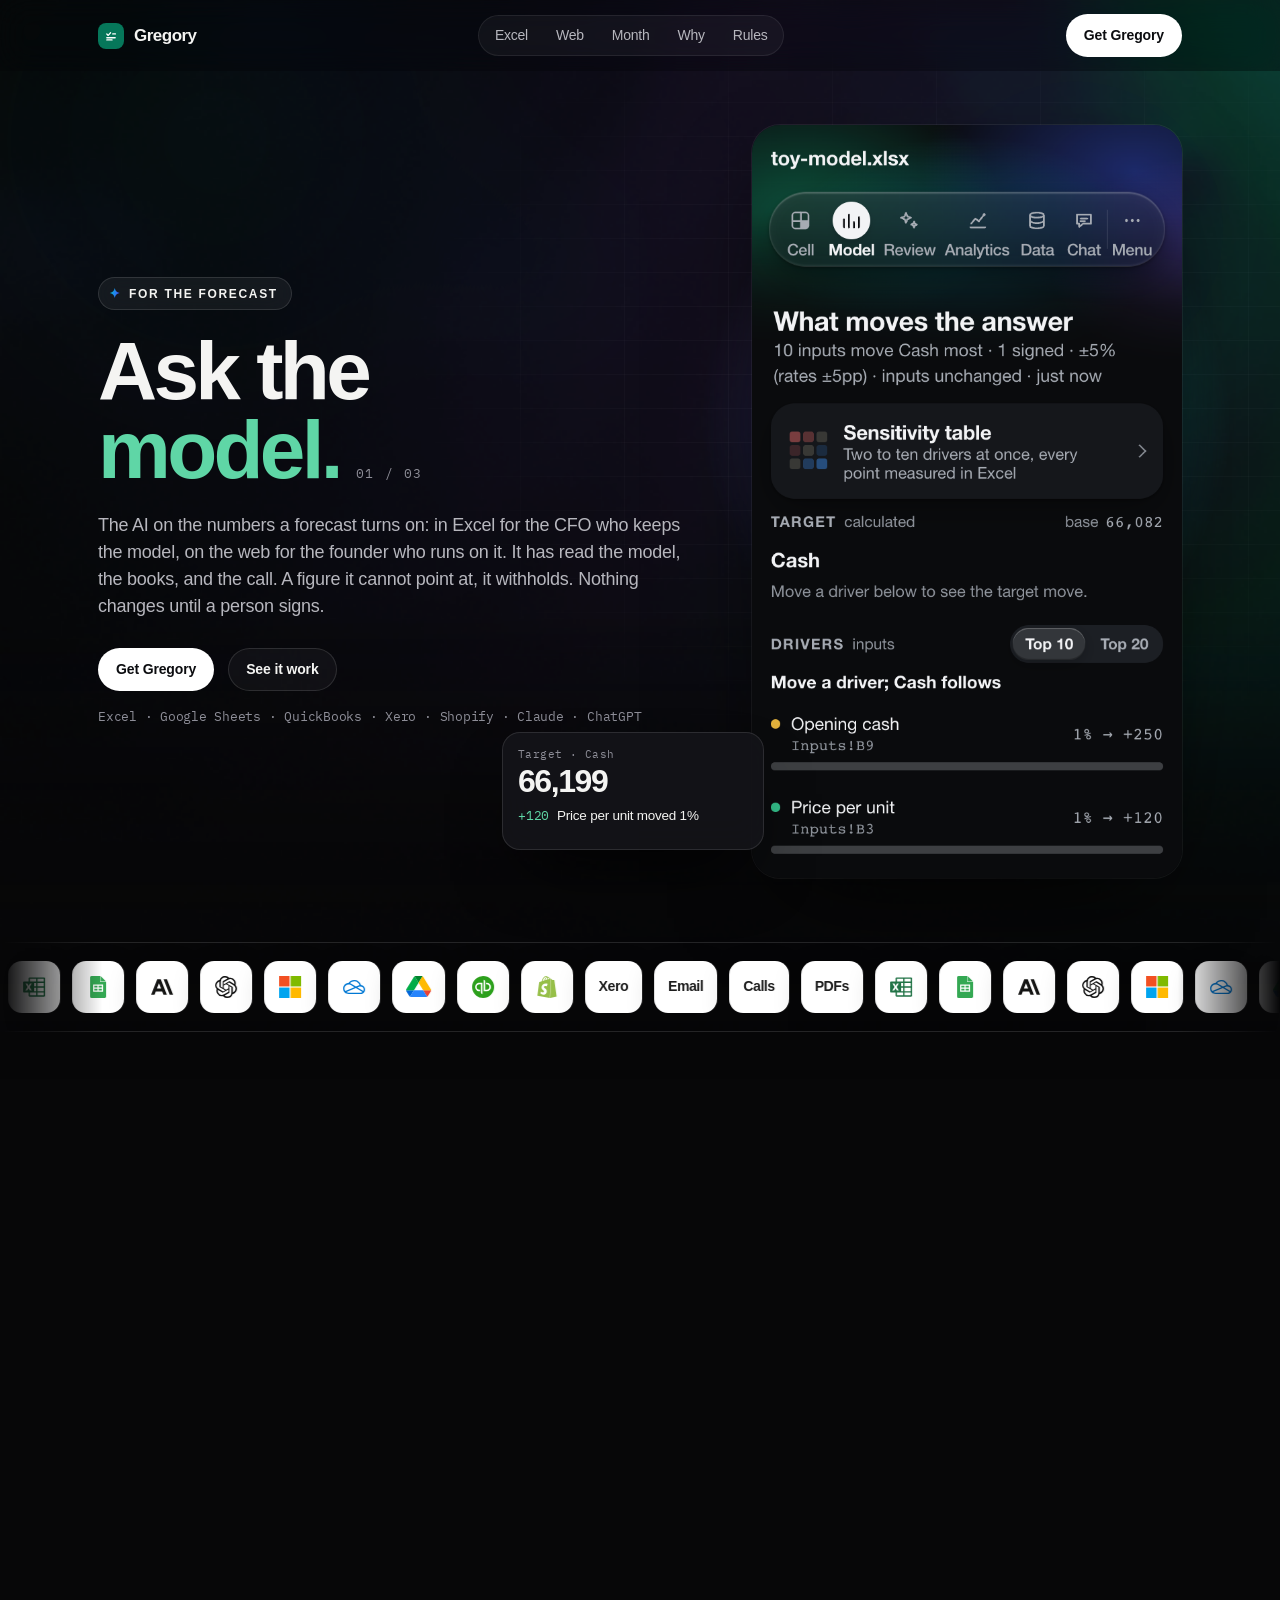
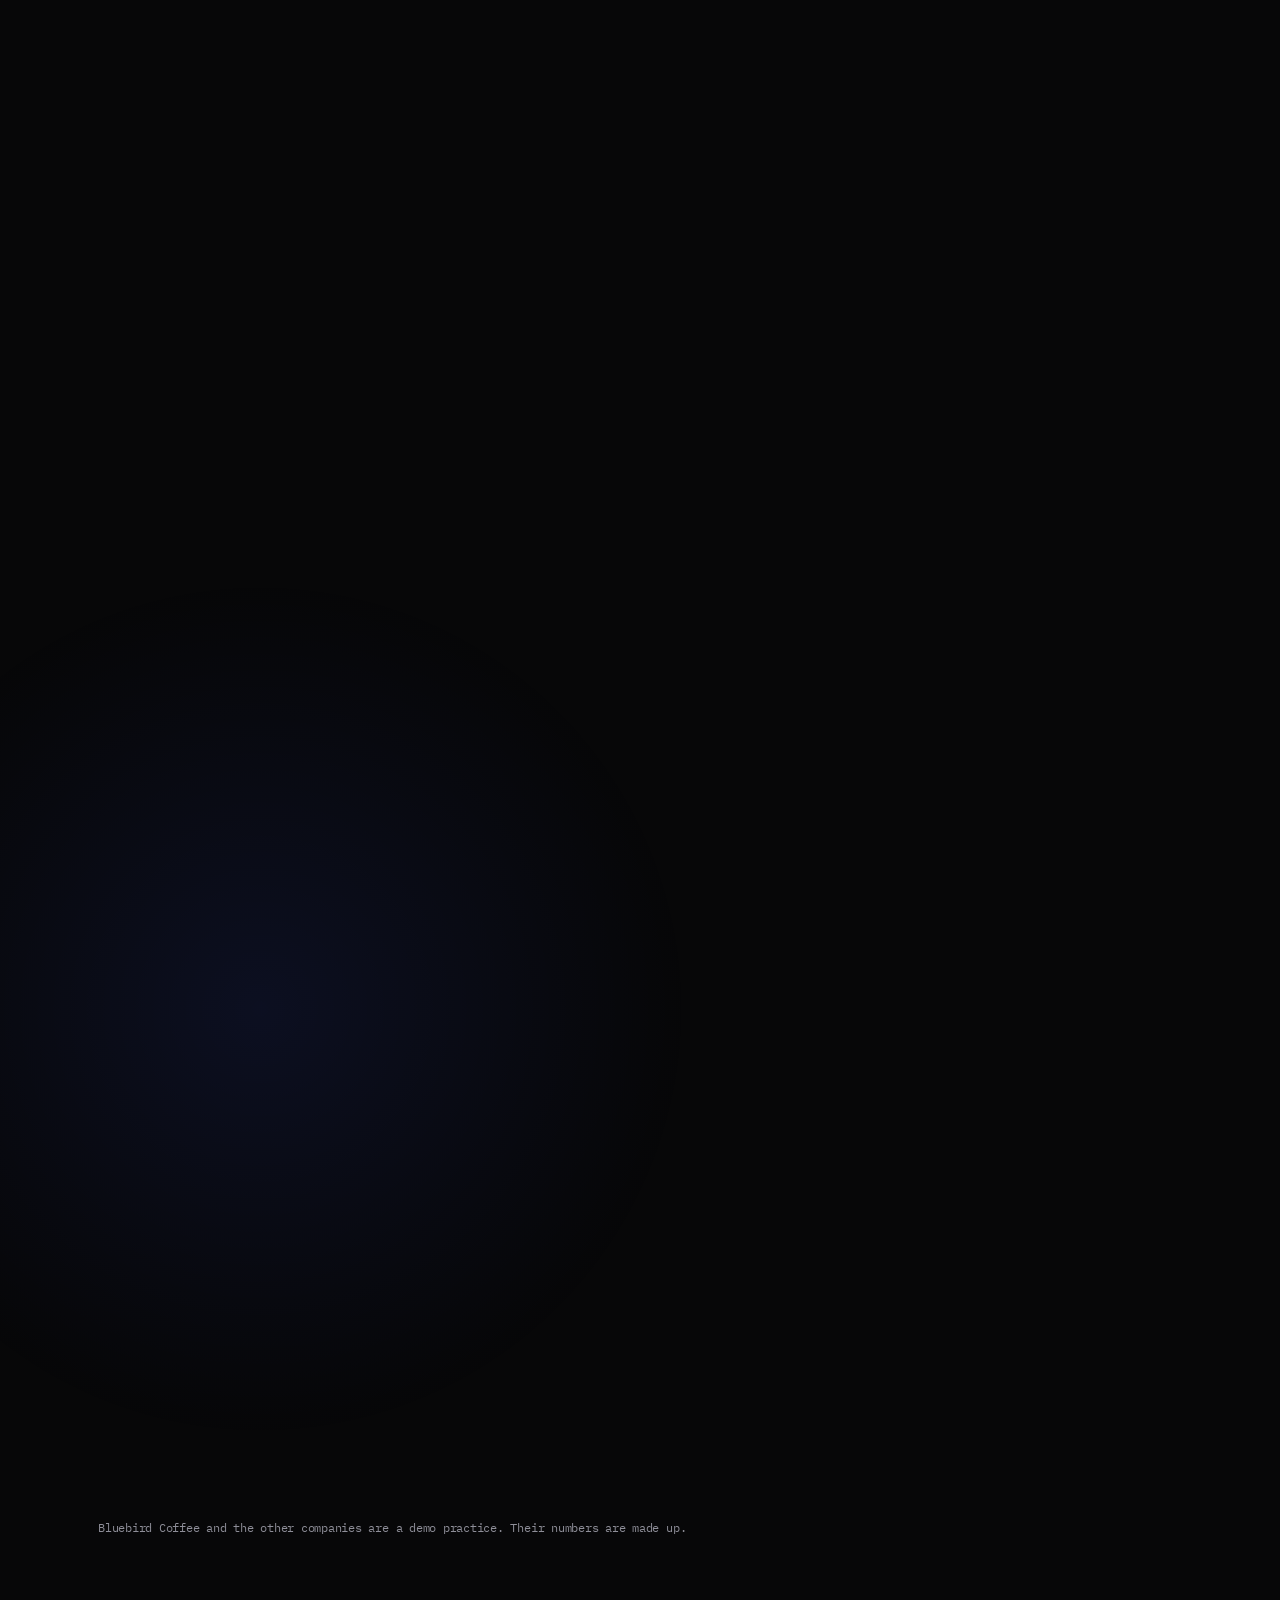
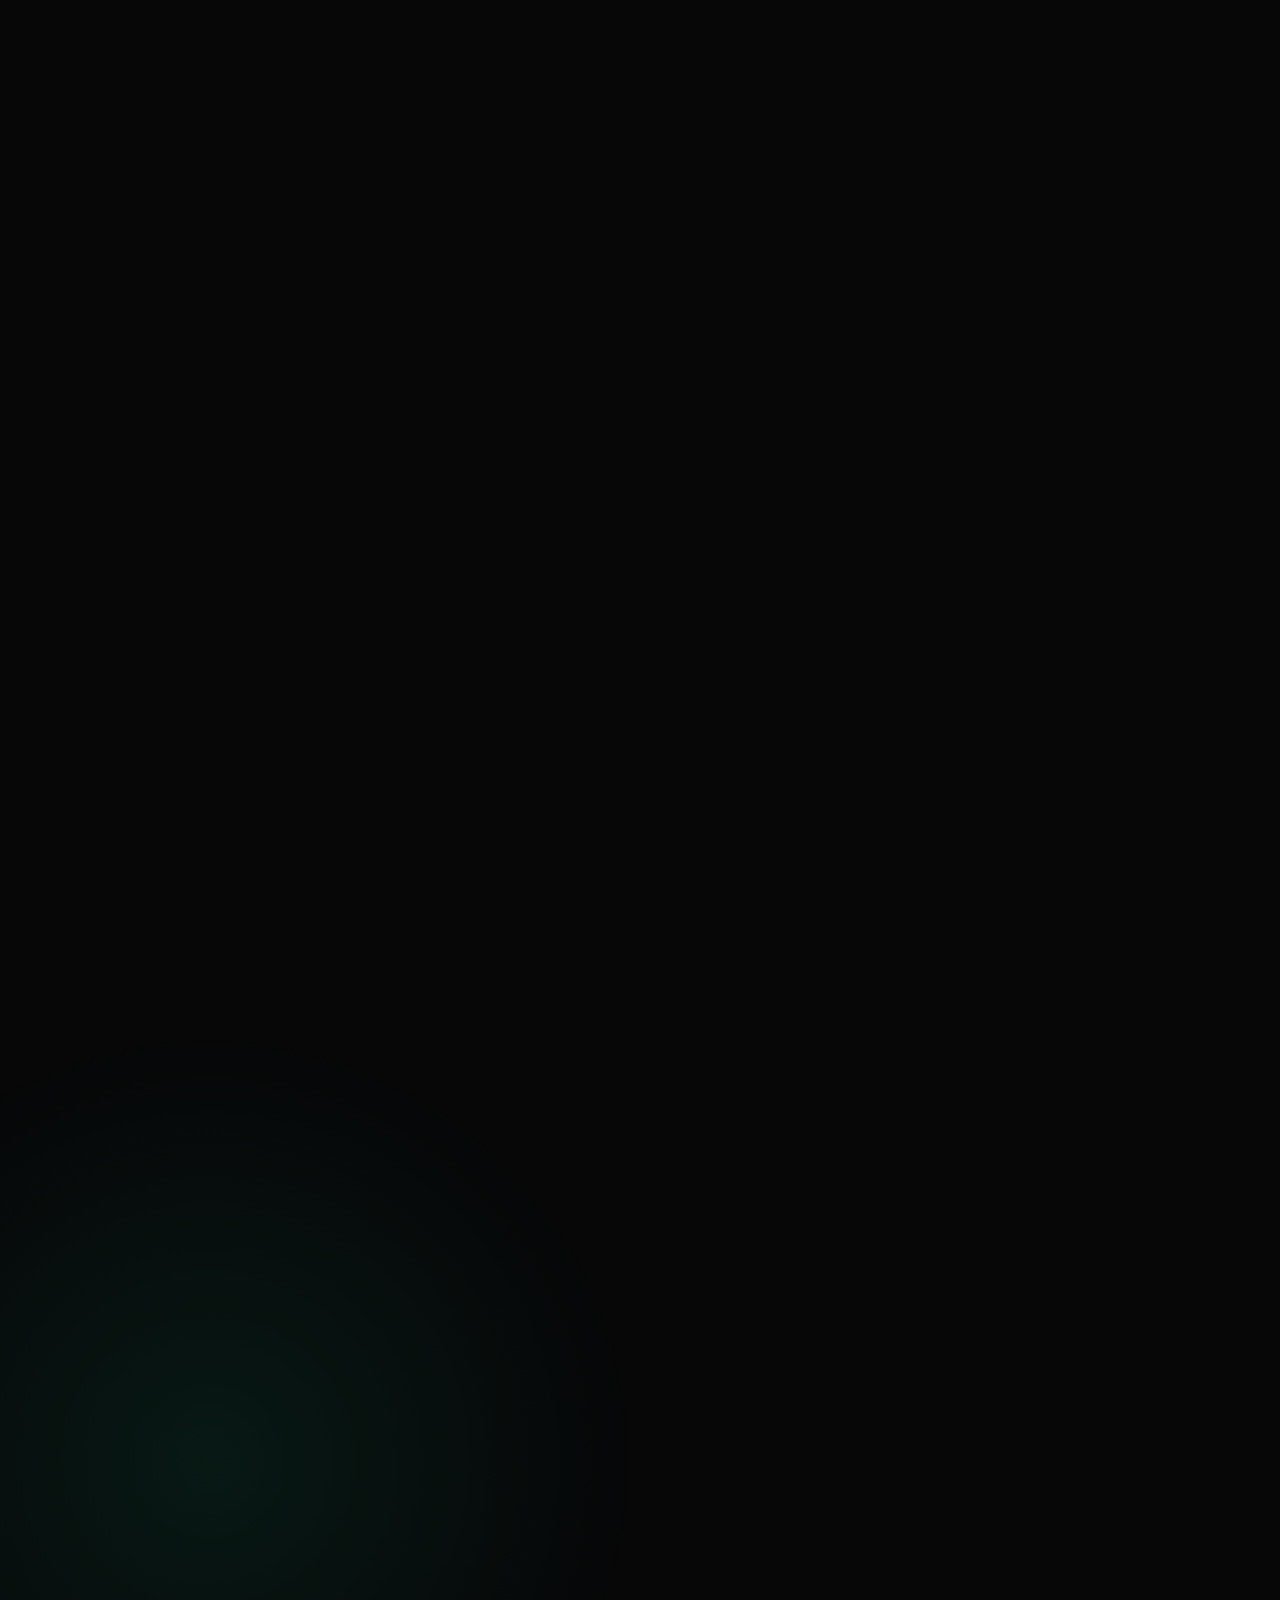
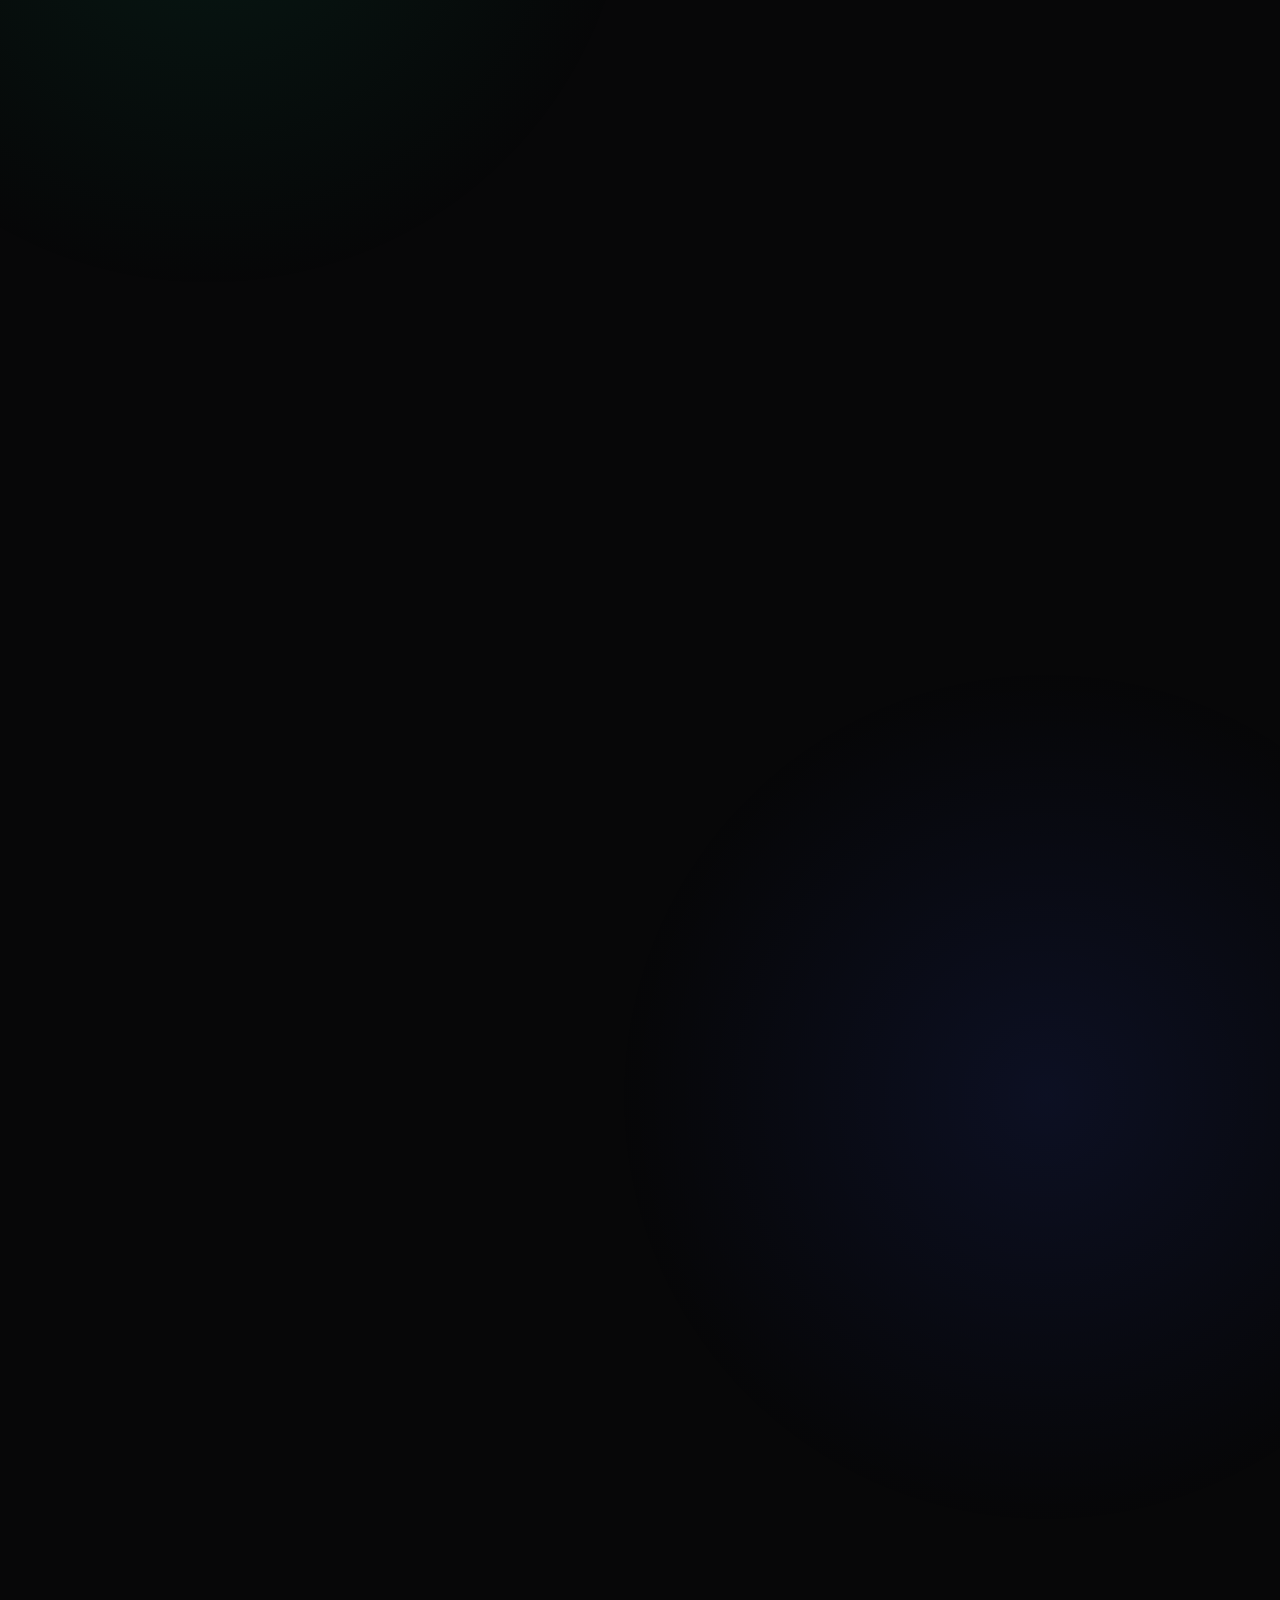
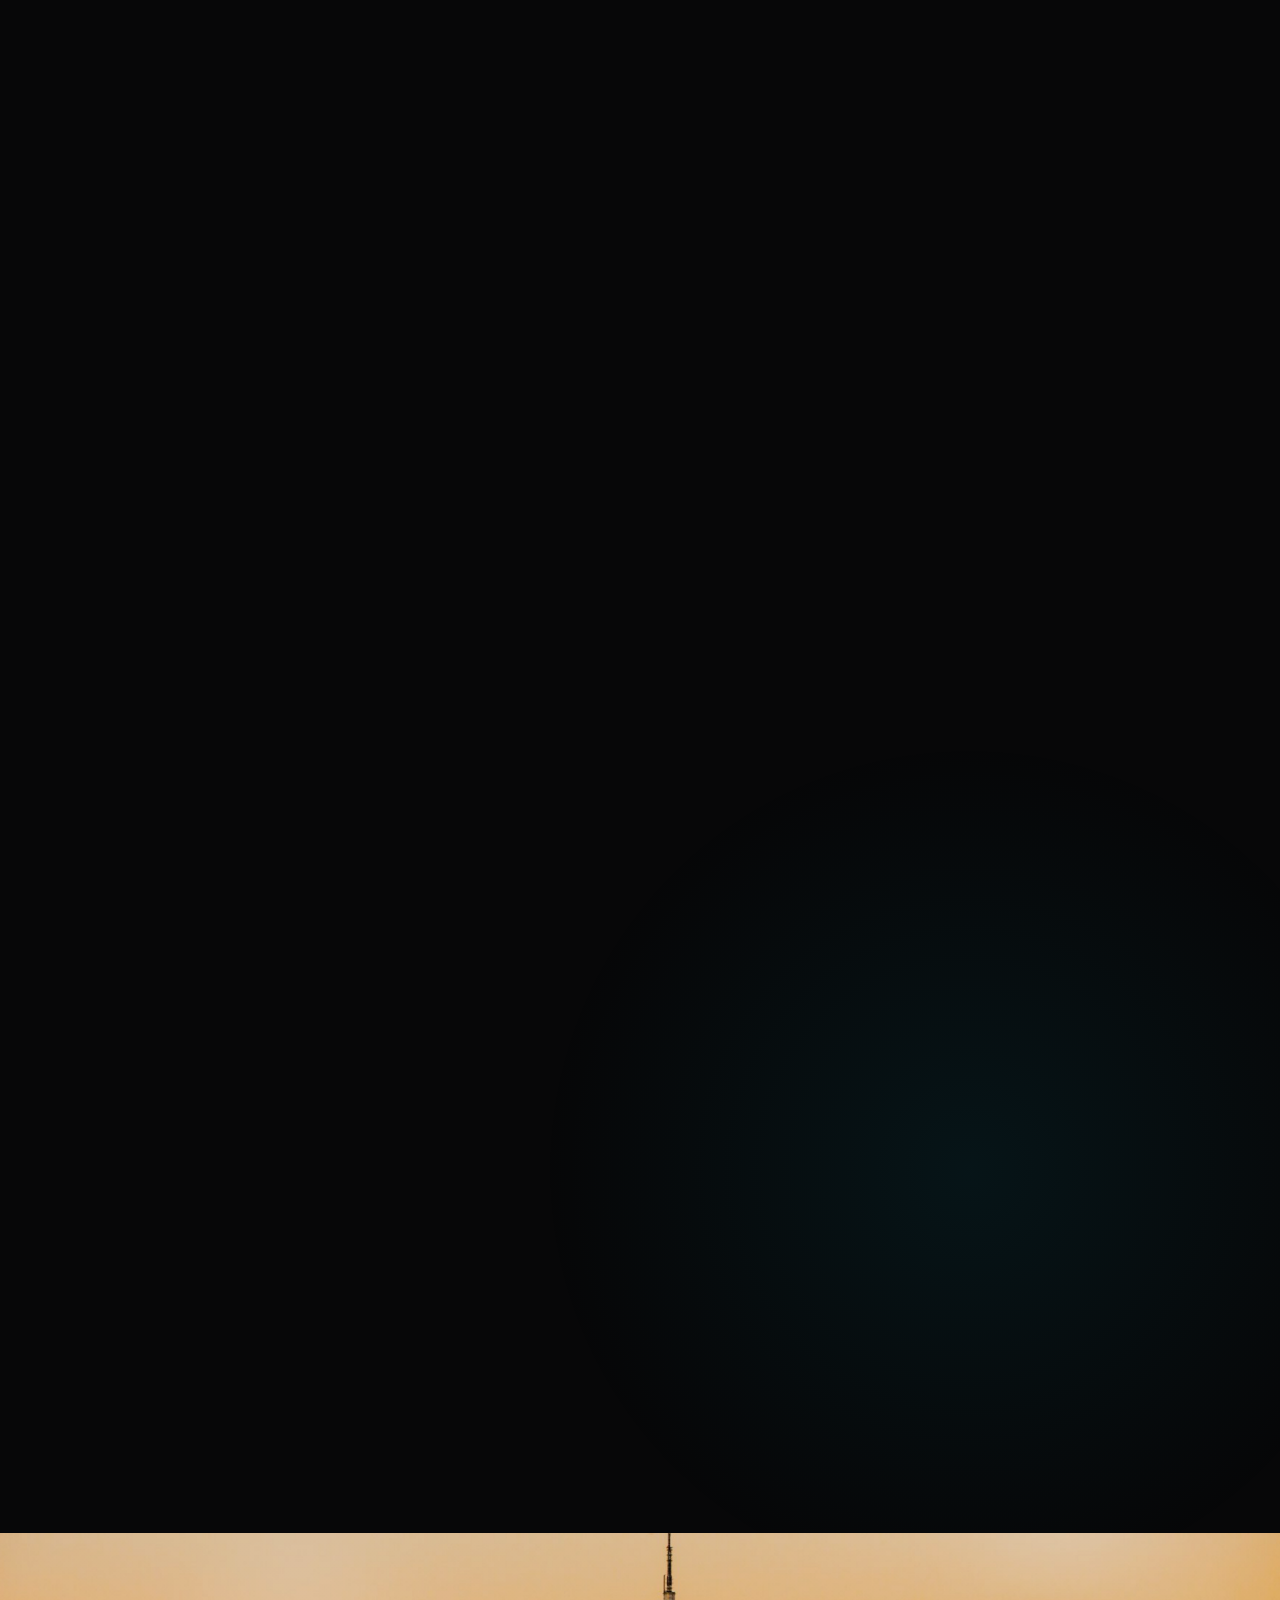
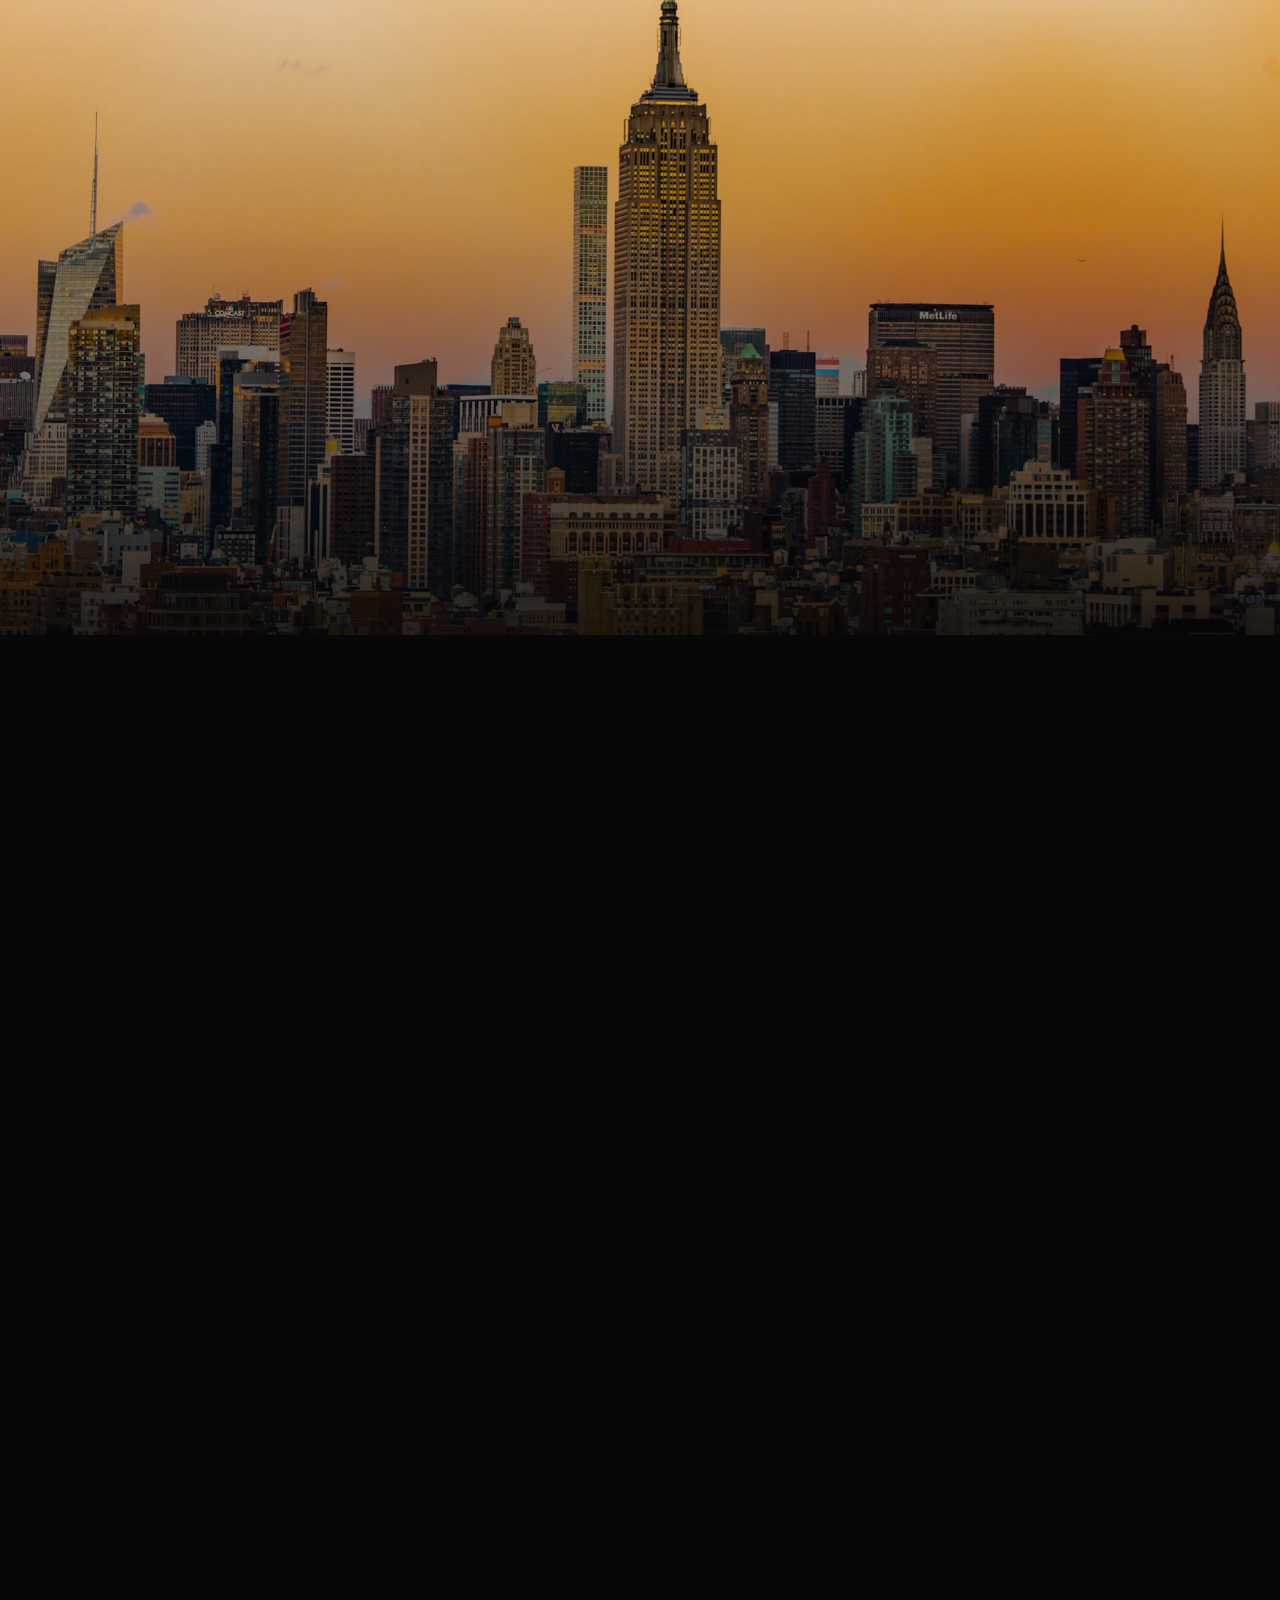
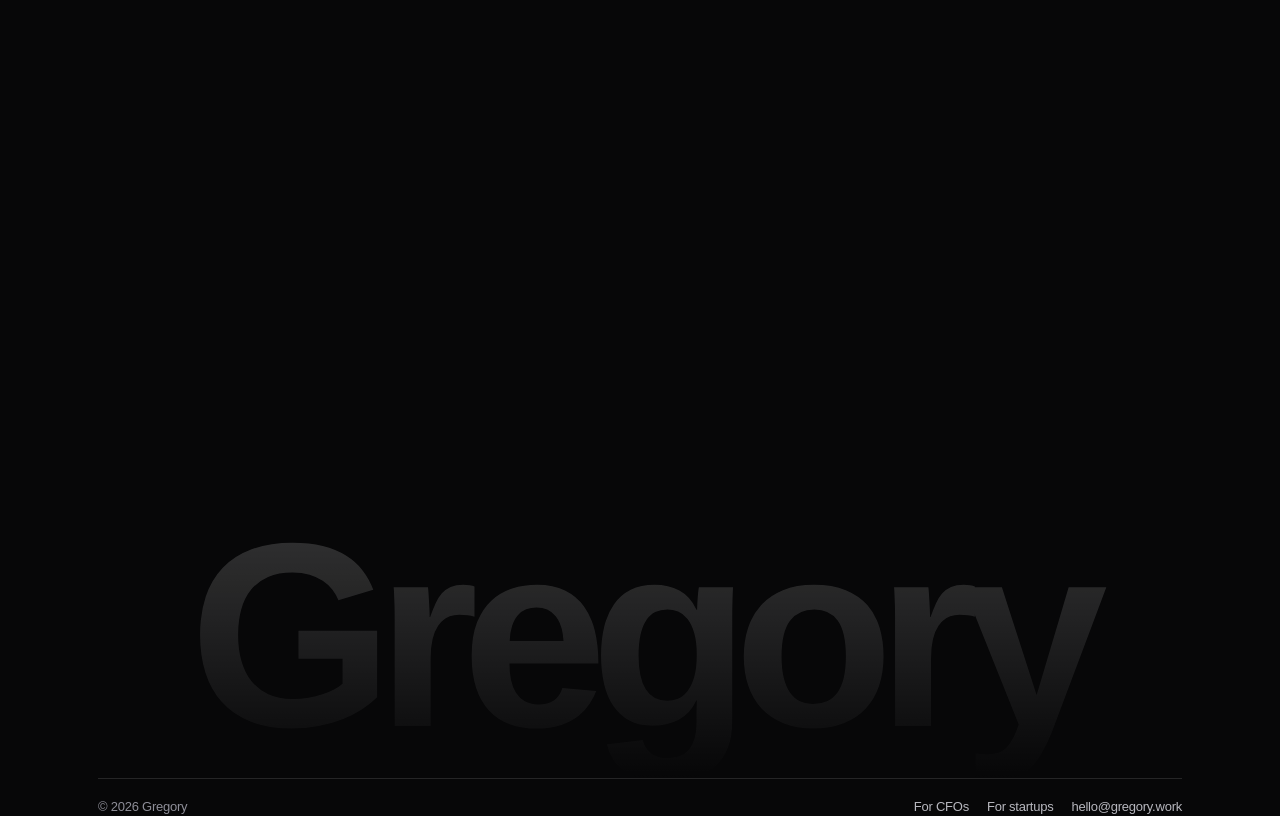
<file: cfos/index.html>
<!doctype html>
<html lang="en">
<head>
<meta charset="utf-8">
<title>Gregory for CFOs</title>
<meta name="robots" content="noindex">
<link rel="canonical" href="https://gregory.work/#for-cfos">
<meta http-equiv="refresh" content="0; url=/#for-cfos">
</head>
<body>
<p><a href="/#for-cfos">Gregory for CFOs</a></p>
</body>
</html>
</file>
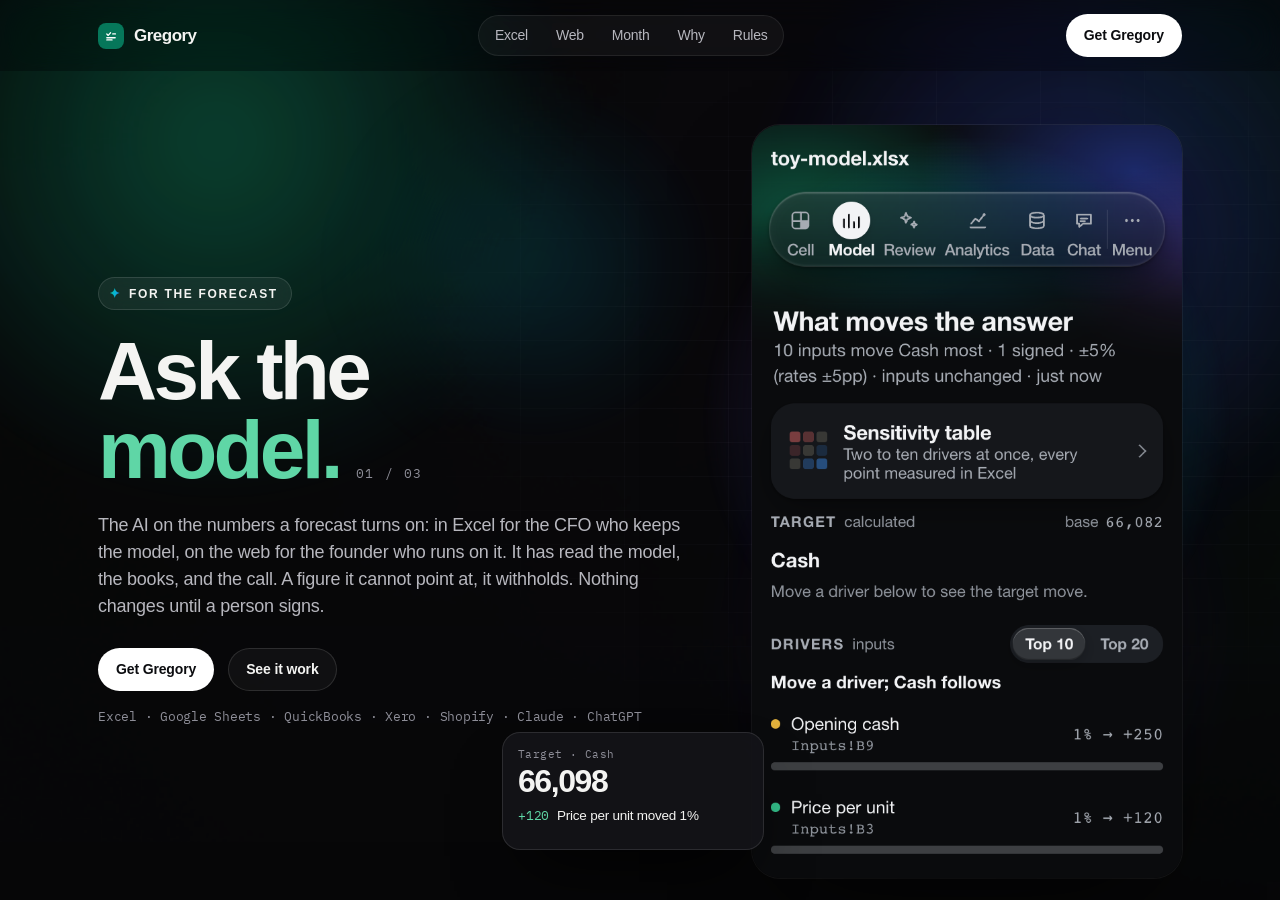
<file: startups/index.html>
<!doctype html>
<html lang="en">
<head>
<meta charset="utf-8">
<title>Gregory for startups</title>
<meta name="robots" content="noindex">
<link rel="canonical" href="https://gregory.work/#for-startups">
<meta http-equiv="refresh" content="0; url=/#for-startups">
</head>
<body>
<p><a href="/#for-startups">Gregory for startups</a></p>
</body>
</html>
</file>
<file: site.css>
:root {
  color-scheme: dark;
  --bg: #070708;
  --ink: #f4f4f2;
  --muted: #b7b7be;
  --faint: #8e8e98;
  --line: rgba(255, 255, 255, 0.12);
  --hair: rgba(255, 255, 255, 0.08);
  --accent: #5fd6a6;
  --signed: #34c08b;
  --waiting: #e2b33d;
  --a1: #10b981;
  --a2: #06b6d4;
  --a3: #3b5bff;
  --a4: #8b5cf6;
  --aurora: linear-gradient(100deg, var(--a1), var(--a2) 30%, var(--a3) 62%, var(--a4) 82%, var(--a1));
  --sans: Aptos, Calibri, "Segoe UI", "Helvetica Neue", Arial, sans-serif;
  --mono: "IBM Plex Mono", ui-monospace, "Cascadia Mono", Consolas, monospace;
  --ease: cubic-bezier(.16, .85, .16, 1);
  --gut: clamp(20px, 4vw, 48px);
  --max: 1180px;
}
* { box-sizing: border-box; margin: 0; padding: 0; }
html { scroll-behavior: smooth; }
body {
  background: var(--bg); color: var(--ink); font-family: var(--sans);
  font-size: 17px; line-height: 1.5; letter-spacing: -0.014em;
  -webkit-font-smoothing: antialiased;
}
main { overflow-x: clip; }
::selection { background: rgba(16, 185, 129, 0.35); }
a { color: inherit; text-decoration: none; }
a:hover { text-decoration: underline; }
:focus-visible { outline: 2px solid var(--accent); outline-offset: 3px; }
.skip { position: absolute; left: 12px; top: -48px; z-index: 40; background: #fff; color: #000; padding: 8px 12px; border-radius: 8px; }
.skip:focus { top: 12px; }
.wrap { max-width: var(--max); margin: 0 auto; padding: 0 var(--gut); position: relative; z-index: 1; }

/* The sky: the aurora lives behind the hero and the header, and nowhere else. */
.sky {
  position: absolute; top: 0; left: 0; right: 0; z-index: 0; pointer-events: none; overflow: hidden;
  height: max(820px, calc(100svh + 180px));
  -webkit-mask-image: linear-gradient(180deg, #000 56%, transparent);
  mask-image: linear-gradient(180deg, #000 56%, transparent);
}
.sky canvas { position: absolute; inset: 0; width: 100%; height: 100%; display: block; opacity: 0; transition: opacity 1.6s ease; }
.sky.gl canvas { opacity: 1; }
.field { position: absolute; inset: 0; transition: opacity 1.6s ease; }
.sky.gl .field { opacity: 0; }
.sky.gl .field span { animation-play-state: paused; }
.field span { position: absolute; border-radius: 50%; filter: blur(40px); }
.field .a { width: 58vw; height: 58vw; left: -12vw; top: -18vw; background: radial-gradient(circle, rgba(16,185,129,.45), transparent 68%); animation: drift 22s ease-in-out infinite alternate; }
.field .b { width: 48vw; height: 48vw; right: -8vw; top: -6vw; background: radial-gradient(circle, rgba(59,91,255,.36), transparent 70%); animation: drift2 28s ease-in-out infinite alternate; }
.field .c { width: 36vw; height: 36vw; right: 12vw; top: 36vh; background: radial-gradient(circle, rgba(139,92,246,.28), transparent 70%); animation: drift 34s ease-in-out infinite alternate-reverse; }
.field .d { width: 30vw; height: 30vw; left: 34vw; top: 2vh; background: radial-gradient(circle, rgba(6,182,212,.22), transparent 70%); animation: drift2 26s ease-in-out infinite alternate-reverse; }
@keyframes drift { from { transform: translate3d(0,0,0) scale(1); } to { transform: translate3d(6vw,8vh,0) scale(1.12); } }
@keyframes drift2 { from { transform: translate3d(0,0,0) scale(1.05); } to { transform: translate3d(-7vw,6vh,0) scale(.92); } }
.sky::after {
  content: ""; position: absolute; inset: 0;
  background-image: linear-gradient(rgba(255,255,255,.05) 1px, transparent 1px), linear-gradient(90deg, rgba(255,255,255,.05) 1px, transparent 1px);
  background-size: 104px 34px;
  -webkit-mask-image: radial-gradient(64% 58% at 74% 34%, #000, transparent 72%);
  mask-image: radial-gradient(64% 58% at 74% 34%, #000, transparent 72%);
}

header { position: sticky; top: 0; z-index: 20; background: rgba(7,7,8,.4); -webkit-backdrop-filter: blur(16px) saturate(1.4); backdrop-filter: blur(16px) saturate(1.4); transition: background-color .3s ease, box-shadow .3s ease; }
header.scrolled { background: rgba(7,7,8,.74); box-shadow: 0 1px 0 rgba(255,255,255,.06); }
.nav { display: flex; align-items: center; justify-content: space-between; gap: 20px; padding-block: 14px; }
.brand { display: flex; align-items: center; gap: 10px; font-weight: 650; letter-spacing: -0.03em; }
.brand:hover { text-decoration: none; }
.mark { width: 26px; height: 26px; border-radius: 8px; background: #06775a; color: #fff; display: grid; place-items: center; flex: none; }
.links { display: flex; gap: 2px; padding: 4px; border-radius: 999px; color: var(--muted); font-size: 14px; background: rgba(255,255,255,.04); box-shadow: inset 0 0 0 1px rgba(255,255,255,.08); }
.links a { padding: 6px 13px; border-radius: 999px; transition: color .2s ease, background-color .25s ease; }
.links a:hover { color: var(--ink); text-decoration: none; }
.links a.on { color: var(--ink); background: rgba(255,255,255,.1); }
.progress { position: absolute; left: 0; right: 0; bottom: -1px; height: 2px; pointer-events: none; }
.progress span { display: block; height: 100%; background: var(--aurora); transform-origin: 0 50%; transform: scaleX(0); }

.btn {
  display: inline-flex; align-items: center; gap: 8px; background: #fff; color: #0c0d10; border-radius: 999px;
  padding: 11px 18px; font-size: 14px; font-weight: 650; letter-spacing: -0.01em;
  transition: transform .3s var(--ease), box-shadow .35s ease, background-color .25s ease;
}
.btn:hover {
  text-decoration: none; transform: translateY(-1px);
  box-shadow: -12px 12px 30px -14px rgba(16,185,129,.8), 12px 12px 30px -14px rgba(139,92,246,.8), 0 14px 30px -16px rgba(6,182,212,.9);
}
.btn.ghost { background: rgba(255,255,255,.04); color: var(--ink); box-shadow: inset 0 0 0 1px var(--line); }
.btn.ghost:hover { background: rgba(255,255,255,.09); box-shadow: inset 0 0 0 1px rgba(255,255,255,.24); }

.spark { background: var(--aurora) 0 0 / 200% 100%; -webkit-background-clip: text; background-clip: text; color: transparent; animation: flow 6s linear infinite; }
@keyframes flow { to { background-position: 200% 0; } }
.badge {
  display: inline-flex; align-items: center; gap: 9px; padding: 7px 14px 7px 11px; border-radius: 999px;
  font-size: 12px; font-weight: 650; letter-spacing: 0.14em; text-transform: uppercase; color: var(--ink);
  background: rgba(255,255,255,.06); box-shadow: inset 0 0 0 1px rgba(255,255,255,.12);
  -webkit-backdrop-filter: blur(12px); backdrop-filter: blur(12px);
}
.badge .spark { font-size: 13px; letter-spacing: 0; }

.hero {
  min-height: calc(100svh - 62px);
  display: grid; grid-template-columns: minmax(0, 1fr) minmax(300px, 430px);
  gap: clamp(28px, 5vw, 80px); align-items: center;
  padding-block: clamp(28px, 6vh, 72px) 64px;
}
.hero .badge { margin-bottom: 22px; }
h1 {
  display: flex; flex-direction: column; align-items: flex-start;
  font-weight: 650; font-size: clamp(56px, 6.4vw, 88px);
  line-height: 0.96; letter-spacing: -0.045em;
}
.cycle-row { display: flex; align-items: baseline; gap: 16px; }
.cycle-slot { display: inline-block; perspective: 700px; min-width: 5.2ch; }
h1 em { display: inline-block; font-style: normal; color: var(--accent); transform-origin: 50% 60%; }
.period { color: var(--accent); }
.cycle-index { font-family: var(--mono); font-size: 13px; font-weight: 400; letter-spacing: 0.12em; color: var(--faint); }
.lede { margin-top: 22px; max-width: 40em; color: var(--muted); font-size: 18px; }
.actions { margin-top: 28px; display: flex; align-items: center; gap: 14px; flex-wrap: wrap; }
.mono { margin-top: 16px; font-family: var(--mono); font-size: 12.5px; color: var(--faint); }

.stage { position: relative; perspective: 1400px; }
.halo {
  position: absolute; left: -12%; right: -12%; top: 4%; aspect-ratio: 1; border-radius: 50%; pointer-events: none;
  background: conic-gradient(from 30deg, var(--a1), var(--a2), var(--a3), var(--a4), var(--a1));
  -webkit-mask-image: radial-gradient(closest-side, #000 18%, transparent);
  mask-image: radial-gradient(closest-side, #000 18%, transparent);
  opacity: .32; animation: spin 26s linear infinite;
}
@keyframes spin { to { transform: rotate(1turn); } }
.tilt { position: relative; transform: rotateX(var(--rx, 0deg)) rotateY(var(--ry, 0deg)); transition: transform 1s var(--ease); }
.shot {
  width: 100%; border-radius: 28px; display: block;
  box-shadow: 0 40px 100px -36px rgba(0,0,0,.85), 0 0 0 1px rgba(255,255,255,.07);
}
.stack { position: relative; aspect-ratio: 320 / 560; }
.stack img { position: absolute; inset: 0; width: 100%; height: 100%; object-fit: cover; object-position: top center; opacity: 0; transition: opacity 0.55s ease; }
.stack img.on { opacity: 1; }
.chips { position: absolute; z-index: 3; left: -250px; bottom: 28px; display: grid; pointer-events: none; }
.chip {
  grid-area: 1 / 1; position: relative; width: 262px; padding: 14px 16px 15px; border-radius: 18px;
  background: rgba(22,22,27,.8); -webkit-backdrop-filter: blur(18px) saturate(1.6); backdrop-filter: blur(18px) saturate(1.6);
  box-shadow: inset 0 0 0 1px rgba(255,255,255,.11), 0 34px 70px -26px rgba(0,0,0,.95);
  opacity: 0; transform: translate3d(0, 16px, 0) scale(.96); pointer-events: none;
  transition: opacity .45s ease, transform .8s var(--ease);
}
.chip.on { opacity: 1; transform: translate3d(var(--cx, 0px), var(--cy, 0px), 0); }
.chip-k { display: flex; align-items: center; gap: 6px; font-family: var(--mono); font-size: 11px; letter-spacing: 0.04em; color: var(--faint); }
.chip-big { margin-top: 2px; font-size: 32px; font-weight: 650; letter-spacing: -0.045em; line-height: 1.12; font-variant-numeric: tabular-nums; }
.chip-line { margin-top: 6px; display: flex; align-items: center; gap: 8px; font-size: 13.5px; }
.chip-line b { font-weight: 650; }
.chip-m { margin-top: 6px; font-family: var(--mono); font-size: 11.5px; color: var(--muted); }
.chip-q { margin-top: 7px; font-size: 15px; line-height: 1.4; }
.up { color: var(--accent); font-family: var(--mono); font-size: 13px; }
.dot { width: 8px; height: 8px; border-radius: 50%; flex: none; display: inline-block; }
.dot.ok { background: var(--signed); box-shadow: 0 0 0 3px rgba(52,192,139,.18); }
.dot.wait { background: var(--waiting); box-shadow: 0 0 0 3px rgba(226,179,61,.16); }
mark { color: inherit; border-radius: 4px; padding: 0 3px; background: linear-gradient(rgba(95,214,166,.24), rgba(95,214,166,.24)) no-repeat 0 0 / 100% 100%; box-shadow: inset 0 -2px 0 rgba(95,214,166,.75); }

.marquee {
  position: relative; z-index: 1; overflow: hidden; border-block: 1px solid var(--line); padding: 18px 0;
  -webkit-mask-image: linear-gradient(90deg, transparent, #000 8%, #000 92%, transparent);
  mask-image: linear-gradient(90deg, transparent, #000 8%, #000 92%, transparent);
}
.track { display: flex; align-items: center; gap: 12px; width: max-content; padding-left: 12px; }
.track.run { animation: reel var(--dur, 46s) linear infinite; }
.marquee:hover .track { animation-play-state: paused; }
.track span {
  height: 52px; min-width: 52px; padding: 0 14px; border-radius: 14px; background: #fff;
  display: inline-flex; align-items: center; justify-content: center;
  box-shadow: 0 10px 28px rgba(0,0,0,.22);
}
.track img { height: 22px; width: auto; max-width: 112px; object-fit: contain; display: block; }
.track .word { color: #1c1c1c; font-size: 14px; font-weight: 650; letter-spacing: -0.03em; }
@keyframes reel { to { transform: translateX(-50%); } }

section { position: relative; z-index: 1; padding: clamp(64px, 9vw, 112px) 0; scroll-margin-top: 72px; }
section.glow::before { content: ""; position: absolute; z-index: -1; pointer-events: none; width: min(80vw, 980px); aspect-ratio: 1; border-radius: 50%; }
#why::before { left: -22vw; top: 2%; background: radial-gradient(circle, rgba(16,185,129,.1), transparent 62%); }
#connect::before { right: -20vw; top: 4%; background: radial-gradient(circle, rgba(59,91,255,.11), transparent 62%); }
#rules::before { right: -14vw; top: 16%; background: radial-gradient(circle, rgba(6,182,212,.08), transparent 62%); }
.kicker { display: flex; align-items: center; gap: 12px; font-size: 12px; font-weight: 650; letter-spacing: 0.14em; text-transform: uppercase; color: var(--accent); margin-bottom: 16px; }
.ix { display: inline-flex; align-items: center; gap: 12px; font-family: var(--mono); font-weight: 400; letter-spacing: 0.06em; color: var(--faint); }
.ix::after { content: ""; width: 28px; height: 1px; background: rgba(255,255,255,.22); }
h2 { font-weight: 650; font-size: clamp(32px, 4vw, 52px); letter-spacing: -0.04em; line-height: 1.05; }
.intro { margin-top: 14px; color: var(--muted); max-width: 100%; }

.motion .reveal { opacity: 0; }
.motion .reveal.in { animation: rise 1s var(--ease) both; animation-delay: calc(var(--d, 0) * 90ms); }
@keyframes rise { from { opacity: 0; translate: 0 26px; } to { opacity: 1; translate: 0 0; } }

/* The pane, one screen at a time: the shot on one side, the list saying which on the other. */
.show { display: grid; grid-template-columns: minmax(280px, 400px) minmax(0, 1fr); gap: clamp(32px, 7vw, 104px); align-items: center; }
.show-stage { position: relative; }
.show-stage::before { content: ""; position: absolute; inset: 6% -20% -2%; z-index: -1; border-radius: 50%; pointer-events: none; background: radial-gradient(closest-side, rgba(16,185,129,.2), rgba(59,91,255,.1) 55%, transparent); filter: blur(24px); }
.show-shots { position: relative; aspect-ratio: 320 / 560; border-radius: 28px; overflow: hidden; background: #0b0b0e; box-shadow: 0 44px 110px -40px rgba(0,0,0,.95), 0 0 0 1px rgba(255,255,255,.08); }
.show-shots img { position: absolute; inset: 0; width: 100%; height: 100%; object-fit: cover; object-position: top center; opacity: 0; transition: opacity .7s ease, transform 1s var(--ease), filter .7s ease; }
.show-shots img.on { opacity: 1; }
.motion .show-shots img { transform: translateY(16px) scale(.985); filter: blur(6px); }
.motion .show-shots img.on { transform: none; filter: none; }
.show-cap { display: none; }
.show-list { position: relative; margin-top: 36px; border-top: 1px solid var(--hair); }
.show-list [role=tab] {
  position: relative; display: grid; width: 100%; padding: 17px 0 17px 24px; border: 0; border-bottom: 1px solid var(--hair);
  background: none; color: var(--faint); font: inherit; text-align: left; cursor: pointer; transition: color .3s ease;
}
.show-list [role=tab]:hover { color: var(--muted); }
.show-list [role=tab].on { color: var(--ink); }
.show-list [role=tab]::before { content: ""; position: absolute; left: 0; top: 19px; bottom: 19px; width: 2px; border-radius: 2px; background: rgba(255,255,255,.1); }
.show-t { font-size: 18px; font-weight: 650; letter-spacing: -0.02em; }
.show-d { display: grid; grid-template-rows: 0fr; transition: grid-template-rows .55s var(--ease); }
.show-d > span { overflow: hidden; color: var(--muted); font-size: 15px; }
.show-d > span::before { content: ""; display: block; height: 4px; }
.show-list [role=tab].on .show-d { grid-template-rows: 1fr; }
.show-bar { position: absolute; left: 0; top: 19px; bottom: 19px; width: 2px; border-radius: 2px; background: var(--accent); transform-origin: 50% 0; transform: scaleY(0); }
.show-list [role=tab].on .show-bar { transform: none; }
.motion .show-list:not(.held) [role=tab].on .show-bar { animation: dwell 5s linear both; }
.motion .show:hover .show-bar { animation-play-state: paused; }
@keyframes dwell { from { transform: scaleY(0); } }
@keyframes dwellx { from { transform: scaleX(0); } }

/* Bento: each tile shows the rule it states, in the pane's own furniture. */
.bento { margin-top: 40px; display: grid; grid-template-columns: repeat(12, minmax(0, 1fr)); gap: 16px; }
.tile, .connects article {
  position: relative; isolation: isolate; overflow: hidden; border-radius: 26px;
  background: linear-gradient(180deg, rgba(255,255,255,.05), rgba(255,255,255,.016));
  box-shadow: inset 0 0 0 1px var(--hair);
}
.tile::before, .connects article::before {
  content: ""; position: absolute; inset: 0; z-index: -1; opacity: 0; transition: opacity .4s ease;
  background: radial-gradient(440px circle at var(--mx, 50%) var(--my, 0%), rgba(95,214,166,.1), transparent 46%);
}
.tile:hover::before, .connects article:hover::before { opacity: 1; }
.tile { display: flex; flex-direction: column; padding: 12px 12px 26px; }
.w7 { grid-column: span 7; }
.w5 { grid-column: span 5; }
.tile > h3 { margin: 22px 12px 8px; font-size: 20px; font-weight: 650; letter-spacing: -0.03em; }
.tile > p { margin: 0 12px; color: var(--muted); font-size: 15px; }
.viz { position: relative; height: 252px; border-radius: 18px; background: #0a0a0d; box-shadow: inset 0 0 0 1px rgba(255,255,255,.07); overflow: hidden; font-size: 13.5px; line-height: 1.35; }

.sheet { position: absolute; left: 16px; right: 16px; top: 16px; border-radius: 10px; overflow: hidden; background: #0e0f12; box-shadow: 0 0 0 1px rgba(255,255,255,.08); }
.sheet .r { display: grid; grid-template-columns: 30px minmax(0, 1.7fr) minmax(0, .8fr) minmax(0, .45fr); }
.sheet .r > span { height: 27px; padding: 0 10px; display: flex; align-items: center; white-space: nowrap; overflow: hidden; color: #d9d9de; border-right: 1px solid rgba(255,255,255,.06); border-bottom: 1px solid rgba(255,255,255,.06); font-size: 12.5px; }
.sheet .r > span:first-child, .sheet .h > span { justify-content: center; padding: 0; color: var(--faint); background: rgba(255,255,255,.03); font-family: var(--mono); font-size: 11px; }
.sheet .t { color: var(--faint); font-weight: 650; }
.sheet .n { justify-content: flex-end; font-family: var(--mono); font-size: 12px; font-variant-numeric: tabular-nums; }
.sheet .r > .sel { position: relative; overflow: visible; color: #fff; background: rgba(95,214,166,.1); box-shadow: inset 0 0 0 2px var(--accent); }
.sheet .sel::after { content: ""; position: absolute; right: -4px; bottom: -4px; width: 7px; height: 7px; background: var(--accent); border: 1px solid #0e0f12; }
.sheet .h > span.on, .sheet .cur > span:first-child { color: var(--accent); background: rgba(95,214,166,.13); }
.bubble { position: absolute; display: flex; align-items: center; gap: 10px; padding: 9px 13px; border-radius: 14px; white-space: nowrap; box-shadow: inset 0 0 0 1px rgba(255,255,255,.1), 0 18px 40px -18px rgba(0,0,0,.95); }
.bubble.q { right: 20px; top: 160px; background: #202127; border-bottom-right-radius: 5px; }
.bubble.a { left: 20px; top: 202px; background: #16171b; border-bottom-left-radius: 5px; }
.typed { display: inline-block; overflow: hidden; white-space: nowrap; vertical-align: bottom; max-width: 12em; }
.sig { display: inline-flex; align-items: center; gap: 7px; padding: 3px 9px 3px 7px; border-radius: 999px; font-size: 12px; background: rgba(52,192,139,.1); box-shadow: inset 0 0 0 1px rgba(52,192,139,.3); }
.motion .viz-sheet .sel { animation: sel 9s infinite both; }
.motion .viz-sheet .bubble.q { animation: bq 9s infinite both; }
.motion .viz-sheet .bubble.q .typed { animation: type 9s infinite both; }
.motion .viz-sheet .bubble.a { animation: ba 9s infinite both; }
.motion .viz-sheet .sig { animation: pop 9s infinite both; }
@keyframes sel { 0% { box-shadow: inset 0 0 0 2px var(--accent), 0 0 0 0 rgba(95,214,166,.5); } 9%, 100% { box-shadow: inset 0 0 0 2px var(--accent), 0 0 0 10px rgba(95,214,166,0); } }
@keyframes bq { 0%, 9% { opacity: 0; transform: translateY(8px); } 13%, 88% { opacity: 1; transform: none; } 95%, 100% { opacity: 0; transform: translateY(-4px); } }
@keyframes type { 0%, 13% { max-width: 0; animation-timing-function: steps(10, end); } 25%, 100% { max-width: 12em; } }
@keyframes ba { 0%, 31% { opacity: 0; transform: translateY(8px); } 36%, 88% { opacity: 1; transform: none; } 95%, 100% { opacity: 0; transform: translateY(-4px); } }
@keyframes pop { 0%, 40% { opacity: 0; transform: scale(.8); } 45%, 100% { opacity: 1; transform: none; } }

.viz-quote { padding: 16px; display: grid; align-content: start; gap: 12px; }
.prop { padding: 13px 14px; border-radius: 14px; background: #111216; box-shadow: inset 0 0 0 1px rgba(255,255,255,.07); }
.prop-k { font-family: var(--mono); font-size: 11px; letter-spacing: 0.04em; color: var(--faint); }
.prop-q { margin-top: 6px; color: #e6e6ea; }
.prop-line { margin-top: 10px; display: flex; align-items: center; gap: 10px; }
.prop-line > span:first-child { flex: 1; color: var(--muted); white-space: nowrap; overflow: hidden; text-overflow: ellipsis; }
.prop.gap .prop-line { margin-top: 0; }
.prop-note { margin-top: 8px; font-family: var(--mono); font-size: 11px; color: var(--faint); }
.val { min-width: 3.2em; height: 24px; display: inline-flex; align-items: center; justify-content: flex-end; font-family: var(--mono); font-size: 14px; font-weight: 500; color: #fff; }
.val.none { border-radius: 7px; border: 1px dashed rgba(226,179,61,.6); }
.tag { flex: none; font-family: var(--mono); font-size: 10.5px; padding: 3px 8px; border-radius: 999px; color: var(--faint); box-shadow: inset 0 0 0 1px rgba(255,255,255,.12); white-space: nowrap; }
.tag.ok { color: var(--accent); box-shadow: inset 0 0 0 1px rgba(95,214,166,.4); }
.tag.wait { color: var(--waiting); box-shadow: inset 0 0 0 1px rgba(226,179,61,.4); }
.motion .viz-quote mark { animation: hl 8s infinite both; }
.motion .viz-quote .val.got { animation: got 8s infinite both; }
.motion .viz-quote .tag.ok { animation: pop2 8s infinite both; }
.motion .viz-quote .val.none { animation: breathe 2.4s ease-in-out infinite alternate; }
@keyframes hl { 0%, 6% { background-size: 0% 100%; box-shadow: inset 0 -2px 0 rgba(95,214,166,0); } 22%, 92% { background-size: 100% 100%; box-shadow: inset 0 -2px 0 rgba(95,214,166,.75); } 100% { background-size: 0% 100%; box-shadow: inset 0 -2px 0 rgba(95,214,166,0); } }
@keyframes got { 0%, 25% { opacity: 0; filter: blur(4px); transform: translateY(-8px); } 33%, 92% { opacity: 1; filter: blur(0); transform: none; } 100% { opacity: 0; } }
@keyframes pop2 { 0%, 34% { opacity: 0; transform: scale(.8); } 40%, 92% { opacity: 1; transform: none; } 100% { opacity: 0; } }
@keyframes breathe { from { border-color: rgba(226,179,61,.22); } to { border-color: rgba(226,179,61,.8); } }

.viz-sign { padding: 20px 20px 0; }
.vs-addr { font-family: var(--mono); font-size: 11.5px; color: var(--faint); }
.vs-name { margin-top: 4px; font-size: 17px; font-weight: 650; letter-spacing: -0.02em; }
.vs-num { font-size: 42px; font-weight: 650; letter-spacing: -0.05em; line-height: 1.1; font-variant-numeric: tabular-nums; }
.status { position: relative; height: 44px; margin-top: 6px; }
.st { position: absolute; inset: 0; display: grid; align-content: start; gap: 4px; white-space: nowrap; }
.st-l { display: flex; align-items: center; gap: 8px; }
.st-s { padding-left: 16px; font-size: 12.5px; color: var(--faint); }
.st b { font-weight: 650; }
.st.un { opacity: 0; }
.st code { font-family: var(--mono); font-size: 11px; }
.acts { margin-top: 18px; display: flex; gap: 8px; }
.pill { position: relative; display: inline-flex; align-items: center; gap: 6px; padding: 8px 15px; border-radius: 999px; font-size: 13px; font-weight: 650; white-space: nowrap; }
.pill.fill { color: var(--accent); border: 1px solid transparent; background: linear-gradient(#111216, #111216) padding-box, var(--aurora) 0 0 / 200% 100% border-box; }
.pill.sign { background: #f4f4f2; color: #0c0d10; }
.cursor { position: absolute; left: 62%; top: 58%; width: 20px; height: 20px; opacity: 0; filter: drop-shadow(0 4px 8px rgba(0,0,0,.6)); }
.motion .viz-sign .st.un { animation: un 7s infinite both; }
.motion .viz-sign .st.ok { animation: ok 7s infinite both; }
.motion .viz-sign .pill.sign { animation: press 7s infinite both; }
.motion .viz-sign .cursor { animation: cur 7s infinite both; }
@keyframes un { 0%, 40% { opacity: 1; } 43%, 96% { opacity: 0; } 100% { opacity: 1; } }
@keyframes ok { 0%, 40% { opacity: 0; transform: translateY(5px); } 46%, 92% { opacity: 1; transform: none; } 98%, 100% { opacity: 0; } }
@keyframes press { 0%, 34% { transform: none; } 38% { transform: scale(.92); } 44%, 100% { transform: none; } }
@keyframes cur { 0% { opacity: 0; transform: translate(80px, 70px); } 8% { opacity: 1; } 34% { opacity: 1; transform: translate(0, 0); } 38% { transform: translate(0, 0) scale(.88); } 44% { transform: translate(0, 0); } 62% { opacity: 1; } 72%, 100% { opacity: 0; transform: translate(10px, 14px); } }

.scores { padding: 6px 30px; justify-content: center; }
.scores > div { display: grid; grid-template-columns: minmax(150px, .95fr) minmax(0, 1.05fr); align-items: center; gap: 20px; padding: 24px 0; border-top: 1px solid var(--hair); }
.scores > div:first-child { border-top: 0; }
.scores strong {
  display: block; font-weight: 650; letter-spacing: -0.05em; line-height: 0.95; font-size: clamp(44px, 4.6vw, 64px);
  background: linear-gradient(180deg, #fff 30%, rgba(255,255,255,.5)); -webkit-background-clip: text; background-clip: text; color: transparent;
}
.scores span { color: var(--muted); }

/* The flow: where a signature travels. Paths are drawn from the nodes' own boxes. */
.flow {
  position: relative; isolation: isolate; margin-top: 40px; padding: clamp(28px, 4vw, 52px);
  display: grid; grid-template-columns: minmax(140px, 1fr) minmax(70px, .75fr) auto minmax(70px, .75fr) minmax(140px, 1fr); align-items: center;
  border-radius: 30px; overflow: hidden;
  background: radial-gradient(56% 70% at 50% 46%, rgba(59,91,255,.09), transparent 72%), linear-gradient(180deg, rgba(255,255,255,.04), rgba(255,255,255,.012));
  box-shadow: inset 0 0 0 1px var(--hair);
}
.flow-svg { position: absolute; inset: 0; width: 100%; height: 100%; z-index: 0; pointer-events: none; }
.flow-svg path { fill: none; transition: stroke .3s ease, opacity .3s ease; }
.flow-svg .base { stroke: rgba(255,255,255,.14); stroke-width: 1.2; }
.flow-svg .base.ai { stroke-dasharray: 3 5; }
.flow-svg .base.hot { stroke: rgba(95,214,166,.6); }
.flow-svg .comet { stroke-width: 2.2; stroke-linecap: round; stroke-dasharray: .09 1.21; stroke-dashoffset: 1.3; animation: comet 3.4s linear infinite; animation-delay: calc(var(--k, 0) * -.83s); }
.flow-svg .comet.in { stroke: #4fd8ee; }
.flow-svg .comet.out { stroke: var(--accent); animation-duration: 2.8s; }
.flow-svg .comet.ai { stroke: #9aa6ff; animation-duration: 4.6s; }
html:not(.motion) .flow-svg .comet { display: none; }
@keyframes comet { to { stroke-dashoffset: 0; } }
.flow-col { position: relative; z-index: 1; display: grid; gap: 10px; }
.flow-in { grid-column: 1; justify-items: start; }
.flow-out { grid-column: 5; justify-items: end; }
.flow-cap { font-family: var(--mono); font-size: 11px; letter-spacing: 0.1em; text-transform: uppercase; color: var(--faint); margin-bottom: 2px; }
.flow-tag { position: relative; z-index: 1; justify-self: center; font-family: var(--mono); font-size: 11px; color: var(--muted); padding: 4px 10px; border-radius: 999px; background: #0c0d11; box-shadow: inset 0 0 0 1px rgba(255,255,255,.11); white-space: nowrap; }
.tag-in { grid-column: 2; grid-row: 1; }
.tag-out { grid-column: 4; grid-row: 1; }
.flow-mid { position: relative; z-index: 1; grid-column: 3; grid-row: 1; display: grid; grid-template-columns: auto auto; grid-template-areas: "ai1 ai2" "tag tag" "gate gate"; justify-content: center; justify-items: center; gap: 26px 12px; }
.ai1 { grid-area: ai1; } .ai2 { grid-area: ai2; } .tag-ai { grid-area: tag; } .gate { grid-area: gate; }
.node.ai { align-self: center; }
.node {
  display: inline-flex; align-items: center; gap: 10px; padding: 7px 13px 7px 8px; border-radius: 13px; background: #111216;
  box-shadow: inset 0 0 0 1px rgba(255,255,255,.11); font-size: 14px; font-weight: 600; letter-spacing: -0.01em; white-space: nowrap;
  transition: box-shadow .3s ease, transform .35s var(--ease);
}
.node .lg { width: 28px; height: 28px; border-radius: 8px; background: #fff; display: grid; place-items: center; flex: none; }
.node .lg img { width: 17px; height: 17px; object-fit: contain; display: block; }
.node.src { padding: 6px 13px; border-radius: 999px; font-family: var(--mono); font-size: 12.5px; font-weight: 500; color: #d9d9de; }
.nt { display: grid; line-height: 1.2; }
.nt small { font-size: 11.5px; font-weight: 400; color: var(--faint); }
.node.hot { box-shadow: inset 0 0 0 1px rgba(95,214,166,.75), 0 0 30px -6px rgba(95,214,166,.55); transform: translateY(-1px); }
.gate { position: relative; display: grid; justify-items: center; gap: 2px; padding: 22px 30px 18px; border-radius: 24px; background: #0c0d10; text-align: center; transition: box-shadow .3s ease; }
.gate.hot { box-shadow: 0 0 44px -10px rgba(95,214,166,.65); }
.gate::before {
  content: ""; position: absolute; inset: 0; border-radius: inherit; padding: 1.5px; pointer-events: none;
  background: conic-gradient(from var(--ga, 0deg), var(--a1), var(--a2), var(--a3), var(--a4), var(--a1));
  -webkit-mask: linear-gradient(#000 0 0) content-box, linear-gradient(#000 0 0); -webkit-mask-composite: xor;
  mask: linear-gradient(#000 0 0) content-box exclude, linear-gradient(#000 0 0);
  animation: ring 6s linear infinite;
}
.gate::after { content: ""; position: absolute; inset: 10%; z-index: -1; border-radius: 50%; background: radial-gradient(circle, rgba(16,185,129,.55), rgba(59,91,255,.25) 45%, transparent 70%); filter: blur(26px); }
@property --ga { syntax: "<angle>"; inherits: false; initial-value: 0deg; }
@keyframes ring { to { --ga: 360deg; } }
.motion .flow:not(.play) .gate::before { animation-play-state: paused; }
.gate .mark { width: 46px; height: 46px; border-radius: 14px; box-shadow: 0 12px 30px -8px rgba(16,185,129,.7); }
.gate b { margin-top: 10px; font-size: 16px; font-weight: 650; letter-spacing: -0.02em; }
.gate small { font-family: var(--mono); font-size: 11px; color: var(--faint); }

.connects { margin-top: 16px; display: grid; grid-template-columns: repeat(3, minmax(0, 1fr)); gap: 16px; }
.connects article { padding: 20px 22px 22px; border-radius: 22px; transition: transform .35s var(--ease), box-shadow .35s ease; }
.connects article:hover { transform: translateY(-3px); box-shadow: inset 0 0 0 1px rgba(95, 214, 166, 0.42); }
.connects .head { display: flex; align-items: center; gap: 12px; margin-bottom: 10px; }
.connects .logo { width: 40px; height: 40px; border-radius: 11px; background: #fff; display: grid; place-items: center; flex: none; }
.connects .logo img { width: 22px; height: 22px; object-fit: contain; display: block; }
.connects .logo.glyph { background: rgba(95,214,166,.1); box-shadow: inset 0 0 0 1px rgba(95,214,166,.3); color: var(--accent); }
.connects h3 { font-size: 18px; font-weight: 650; letter-spacing: -0.03em; }
.connects p { color: var(--muted); font-size: 15px; }
.data { margin-top: 72px; }
.data-grid { margin-top: 28px; list-style: none; display: grid; grid-template-columns: repeat(5, minmax(0, 1fr)); gap: 12px; }
.data-grid li { display: grid; gap: 10px; justify-items: center; }
.data-logo {
  width: 100%; height: 76px; border-radius: 18px; background: #fff; display: flex; align-items: center; justify-content: center; gap: 9px; padding: 0 16px;
  box-shadow: 0 14px 34px -18px rgba(0,0,0,.8); transition: transform .45s var(--ease), box-shadow .45s ease;
}
.data-logo img { height: 28px; width: auto; max-width: 100%; min-width: 0; object-fit: contain; display: block; }
.data-logo b { color: #1c1c1c; font-size: 16px; font-weight: 650; letter-spacing: -0.03em; white-space: nowrap; }
.data-grid li:hover .data-logo { transform: translateY(-3px); box-shadow: 0 22px 40px -18px rgba(0,0,0,.9), 0 0 0 1px rgba(95,214,166,.5); }
.data-k { font-family: var(--mono); font-size: 11px; letter-spacing: 0.08em; text-transform: uppercase; color: var(--faint); }

.rules-wrap { margin-top: 32px; display: grid; grid-template-columns: minmax(0, 1.2fr) minmax(300px, .8fr); gap: clamp(24px, 4.5vw, 64px); align-items: start; }
.rule { padding: 22px 0; border-top: 1px solid var(--line); display: grid; grid-template-columns: 46px minmax(0, 1fr); column-gap: 10px; row-gap: 6px; }
.rule:last-child { border-bottom: 1px solid var(--line); }
.rule-n { grid-row: span 2; padding-top: 4px; font-family: var(--mono); font-size: 12px; letter-spacing: 0.06em; color: var(--faint); }
.rule h3 { display: flex; align-items: center; gap: 10px; font-size: 18px; font-weight: 650; letter-spacing: -0.02em; }
.rule p { color: var(--muted); }
.ck { flex: none; color: var(--accent); }
.motion .rule .ck path { stroke-dasharray: 14; stroke-dashoffset: 14; }
.motion .rule.in .ck path { animation: draw .7s var(--ease) both; animation-delay: calc(var(--d, 0) * 90ms + 350ms); }
@keyframes draw { to { stroke-dashoffset: 0; } }
.term {
  position: sticky; top: 100px; margin: 0; border-radius: 20px; overflow: hidden; background: #0b0c0f;
  box-shadow: inset 0 0 0 1px rgba(255,255,255,.1), 0 40px 90px -40px rgba(0,0,0,.95), 0 0 90px -34px rgba(6,182,212,.35);
  font-family: var(--mono); font-size: 12.5px;
}
.term-bar { display: flex; align-items: center; gap: 7px; padding: 12px 14px; border-bottom: 1px solid rgba(255,255,255,.07); color: var(--faint); font-size: 11px; }
.term-bar i { width: 10px; height: 10px; border-radius: 50%; background: rgba(255,255,255,.14); }
.term-bar span { margin-left: 8px; overflow: hidden; text-overflow: ellipsis; white-space: nowrap; }
.term-body { padding: 18px 18px 20px; display: grid; gap: 9px; }
.tl { white-space: nowrap; overflow: hidden; text-overflow: ellipsis; color: #c9c9cf; }
.tl.cmd { color: #fff; }
.tl .pr, .tl .ok { color: var(--accent); margin-right: 8px; }
.tl.sum { margin-top: 6px; padding-top: 12px; border-top: 1px dashed rgba(255,255,255,.12); white-space: normal; color: var(--muted); line-height: 1.55; }
.caret { display: inline-block; width: 7px; height: 14px; margin-left: 5px; vertical-align: -2px; background: var(--accent); animation: blink 1.1s steps(1) infinite; }
@keyframes blink { 50% { opacity: 0; } }
.motion .term .tl { opacity: 0; }
.motion .term.in .tl { animation: rise .55s var(--ease) both; animation-delay: calc(var(--i) * 170ms + 1250ms); }
.motion .term.in .tl.cmd { animation-delay: .25s; }
.tl.cmd .typed { max-width: none; }
.motion .term .tl.cmd .typed { max-width: 0; }
.motion .term.in .tl.cmd .typed { animation: typecmd .85s steps(25, end) .45s both; }
@keyframes typecmd { from { max-width: 0; } to { max-width: 25ch; } }

.live { padding: 0 0 clamp(64px, 9vw, 112px); }
.scene { position: relative; overflow: hidden; isolation: isolate; display: flex; align-items: flex-end; min-height: 460px; border-radius: 28px; }
.scene-wide { min-height: 78vh; border-radius: 0; margin-bottom: 18px; }
.scene .place { position: absolute; inset: 0; width: 100%; height: 100%; object-fit: cover; transition: transform 1.4s var(--ease); }
.scene-wide .place { object-position: center 40%; transform: translate3d(0, var(--par, 0px), 0) scale(1.14); transition: none; will-change: transform; }
.scene-pair .scene:hover .place { transform: scale(1.05); }
.scene-shade { position: absolute; inset: 0; background: linear-gradient(180deg, rgba(7,7,8,.12) 10%, rgba(7,7,8,.28) 42%, rgba(7,7,8,.88) 100%); }
.scene-copy { position: relative; z-index: 1; padding: 40px 28px 36px; }
.scene-wide .scene-copy { max-width: none; padding-left: 0; padding-right: 0; }
.scene-wide .lede { max-width: none; }
.scene-copy .badge { margin-bottom: 18px; }
.scene-copy h2, .scene-copy h3 { text-shadow: 0 8px 30px rgba(0,0,0,.35); }
.scene-copy .lede, .scene-copy p { color: #e4e4e8; }
.scene-pair { display: grid; grid-template-columns: 1fr 1fr; gap: 18px; }
.scene-pair h3 { font-size: clamp(28px, 3vw, 40px); font-weight: 650; letter-spacing: -0.04em; line-height: 1.05; }
.scene-pair p { margin-top: 10px; font-size: 16px; }
.live-dot { width: 8px; height: 8px; border-radius: 50%; background: var(--accent); animation: ping 2.2s cubic-bezier(0, 0, .2, 1) infinite; }
@keyframes ping { 0% { box-shadow: 0 0 0 0 rgba(95,214,166,.65); } 75%, 100% { box-shadow: 0 0 0 9px rgba(95,214,166,0); } }

footer { position: relative; z-index: 1; padding: 8px 0 36px; overflow: hidden; }
.wordmark {
  font-weight: 650; font-size: clamp(88px, 20.5vw, 292px); letter-spacing: -0.065em; line-height: 0.92;
  text-align: center; white-space: nowrap; user-select: none; padding: clamp(16px, 4vw, 48px) 0 0.14em; margin-bottom: -0.06em;
  background: linear-gradient(180deg, rgba(255,255,255,.17) 20%, rgba(255,255,255,0) 96%); -webkit-background-clip: text; background-clip: text; color: transparent;
}
.foot { display: flex; justify-content: space-between; gap: 12px 24px; flex-wrap: wrap; padding-top: 18px; border-top: 1px solid var(--line); color: var(--faint); font-size: 13px; }
.foot a { color: var(--muted); }

.motion .demo:not(.play) * { animation-play-state: paused !important; }
@media (prefers-reduced-motion: reduce) {
  html { scroll-behavior: auto; }
  *, *::before, *::after { animation: none !important; transition: none !important; }
}
@media print {
  .sky, .marquee, .chips, .halo { display: none; }
  .reveal, .term .tl { opacity: 1 !important; animation: none !important; }
}
@media (max-width: 1100px) {
  .node.book small { display: none; }
  .data-grid { grid-template-columns: repeat(4, minmax(0, 1fr)); }
}
@media (max-width: 900px) {
  .links { display: none; }
  .hero, .connects, .rules-wrap, .scene-pair { grid-template-columns: 1fr; }
  .w7, .w5 { grid-column: 1 / -1; }
  .show { grid-template-columns: minmax(0, 1fr); gap: 28px; }
  .show-copy { order: -1; }
  .show-stage { width: min(100%, 360px); margin: 0 auto; }
  .show-cap { display: block; margin-top: 18px; text-align: center; color: var(--muted); font-size: 15px; }
  .show-list { display: flex; gap: 8px; overflow-x: auto; scrollbar-width: none; margin-top: 24px; padding: 2px; border: 0; }
  .show-list::-webkit-scrollbar { display: none; }
  .show-list [role=tab] { flex: none; width: auto; padding: 9px 15px 11px; border: 0; border-radius: 999px; background: rgba(255,255,255,.04); box-shadow: inset 0 0 0 1px var(--hair); }
  .show-list [role=tab].on { background: rgba(255,255,255,.1); }
  .show-list [role=tab]::before, .show-d { display: none; }
  .show-t { font-size: 14px; }
  .show-bar { top: auto; bottom: 4px; left: 15px; right: 15px; width: auto; height: 2px; transform-origin: 0 50%; }
  .motion .show-list:not(.held) [role=tab].on .show-bar { animation-name: dwellx; }
  .data-grid { grid-template-columns: repeat(2, minmax(0, 1fr)); }
  .data-logo { height: 64px; }
  .hero { min-height: 0; }
  .stage { max-width: 420px; }
  .chips { position: relative; left: auto; bottom: auto; margin: -18px 0 0 14px; }
  .term { position: relative; top: 0; }
  .flow { grid-template-columns: minmax(0, 1fr); row-gap: 28px; padding: 28px 16px; }
  .flow-in, .flow-out, .flow-mid, .tag-in, .tag-out { grid-column: 1; grid-row: auto; }
  .flow-in, .flow-out { display: flex; flex-wrap: wrap; justify-content: center; gap: 8px; }
  .flow-cap { width: 100%; text-align: center; }
  .flow-out .flow-cap { order: 2; }
  .flow-mid { grid-template-columns: 1fr auto 1fr; grid-template-areas: "ai1 gate ai2"; gap: 10px; width: 100%; }
  .ai1 { justify-self: start; } .ai2 { justify-self: end; }
  .node.ai { padding: 7px; }
  .node.ai .nm, .tag-ai { display: none; }
}
@media (max-width: 760px) {
  .term { font-size: 11.5px; }
  .scores { padding: 6px 22px; }
  .scores > div { grid-template-columns: 1fr; gap: 8px; }
  .viz { height: 246px; }
}

/* Pages. The home splits into two doors; /cfos/ and /startups/ each carry their own pitch over the same parts. */
.links a.here { color: var(--ink); background: rgba(255,255,255,.1); }
.paths { padding-top: clamp(24px, 4vw, 48px); }
.paths .scene-pair { margin-top: 32px; }
a.scene { color: inherit; }
a.scene:hover { text-decoration: none; }
.path-k { font-size: 12px; font-weight: 650; letter-spacing: 0.14em; text-transform: uppercase; color: var(--accent); margin-bottom: 12px; }
.scene-copy .go { display: inline-flex; align-items: center; gap: 8px; margin-top: 20px; padding: 10px 17px; border-radius: 999px; background: #fff; color: #0c0d10; font-size: 14px; font-weight: 650; transition: transform .3s var(--ease); }
a.scene:hover .go { transform: translateX(3px); }
.hero.wide { grid-template-columns: minmax(0, 1fr); min-height: 0; padding-bottom: 32px; }
.hero.wide .lede { max-width: 44em; }
.browser { position: relative; top: auto; font-family: inherit; }
.browser img { display: block; width: 100%; height: auto; }
.shot-note { margin-top: 12px; font-family: var(--mono); font-size: 12px; color: var(--faint); }
.tile .pic { border-radius: 18px; overflow: hidden; background: #0a0a0d; box-shadow: inset 0 0 0 1px rgba(255,255,255,.07); }
.tile .pic img { display: block; width: 100%; height: 252px; object-fit: cover; object-position: top left; }
.data-k.next { color: var(--waiting); }
.cross { margin-top: 28px; color: var(--muted); }
.cross a { color: var(--ink); border-bottom: 1px solid var(--line); }
.cross a:hover { text-decoration: none; border-color: var(--accent); }
.foot nav { display: flex; gap: 18px; }
#record::before { left: -22vw; top: 2%; background: radial-gradient(circle, rgba(16,185,129,.1), transparent 62%); }

/* Who built it, and the form at the bottom of every page. Plain fields; the button keeps its own width. */
.contact { padding-top: clamp(24px, 4vw, 48px); }
.built { display: grid; justify-items: center; gap: 18px; text-align: center; padding: 8px 0 clamp(56px, 7vw, 88px); margin-bottom: clamp(56px, 7vw, 88px); border-bottom: 1px solid var(--line); }
.built-k { font-size: 12px; font-weight: 650; letter-spacing: 0.14em; text-transform: uppercase; color: var(--faint); }
.built-row { list-style: none; display: flex; flex-wrap: wrap; justify-content: center; align-items: baseline; gap: 10px clamp(28px, 5vw, 64px); }
.built-row li { font-size: clamp(22px, 2.4vw, 30px); font-weight: 650; letter-spacing: -0.035em; color: #d9d9de; white-space: nowrap; }
.built-y { color: var(--muted); font-size: 15px; }
.built-y strong { color: var(--ink); font-weight: 650; }
.contact-grid { display: grid; grid-template-columns: minmax(0, .9fr) minmax(0, 1.1fr); gap: clamp(28px, 6vw, 88px); align-items: start; }
.contact-form { display: grid; grid-template-columns: 1fr 1fr; gap: 16px; }
.f { display: grid; gap: 7px; font-size: 13px; color: var(--muted); }
.f.wide { grid-column: 1 / -1; }
.f em { font-style: normal; color: var(--faint); }
.f input, .f select, .f textarea {
  width: 100%; font: inherit; font-size: 15px; color: var(--ink); background: #0e0f12; border: 1px solid var(--line); border-radius: 12px;
  padding: 11px 13px; transition: border-color .2s ease;
}
.f select { appearance: none; -webkit-appearance: none; padding-right: 34px; background-image: linear-gradient(45deg, transparent 50%, var(--muted) 50%), linear-gradient(135deg, var(--muted) 50%, transparent 50%); background-position: calc(100% - 18px) 50%, calc(100% - 13px) 50%; background-size: 5px 5px; background-repeat: no-repeat; }
.f textarea { resize: vertical; min-height: 104px; }
.f input:focus, .f select:focus, .f textarea:focus { outline: none; border-color: var(--accent); }
.f input[aria-invalid="true"] { border-color: var(--waiting); }
.send { display: flex; align-items: center; gap: 16px; flex-wrap: wrap; }
.send .btn { border: 0; cursor: pointer; font-family: inherit; }
.form-note { font-size: 13px; color: var(--faint); }
.form-note.ok { color: var(--accent); }
.form-note.bad { color: var(--waiting); }
@media (max-width: 900px) {
  .contact-grid { grid-template-columns: 1fr; }
}
@media (max-width: 560px) {
  .contact-form { grid-template-columns: 1fr; }
}
.contact-grid { scroll-margin-top: 104px; }
.scene-wide > .wrap { width: 100%; }
.tile .pic img { height: 300px; }
#web::before { left: -18vw; top: 10%; background: radial-gradient(circle, rgba(59,91,255,.1), transparent 62%); }
#web .browser, .hero.wide .browser { margin-top: 32px; }
.month-wrap { margin-top: 32px; display: grid; grid-template-columns: minmax(0, 1.05fr) minmax(0, .95fr); gap: clamp(24px, 4.5vw, 64px); align-items: start; }
@media (max-width: 900px) { .month-wrap { grid-template-columns: 1fr; } }
.tile .pic.natural img { height: auto; }

/* One page (6 Oct): the web app's carousel, wide, under the pane's; the doors close the page. */
.webshow { margin-top: 32px; }
.webshow .browser { margin: 0; }
.webshow .show-shots { aspect-ratio: 16 / 10; border-radius: 0; box-shadow: none; background: #0b0b0e; }
.webshow .show-shots img { object-position: top left; }
.webshow .show-cap { display: block; margin-top: 16px; color: var(--muted); font-size: 15px; }
.webshow .show-list { display: flex; flex-wrap: wrap; gap: 8px; margin-top: 14px; padding: 2px; border: 0; }
.webshow .show-list [role=tab] { flex: none; width: auto; padding: 9px 15px 11px; border: 0; border-radius: 999px; background: rgba(255,255,255,.04); box-shadow: inset 0 0 0 1px var(--hair); }
.webshow .show-list [role=tab].on { background: rgba(255,255,255,.1); }
.webshow .show-list [role=tab]::before, .webshow .show-d { display: none; }
.webshow .show-t { font-size: 14px; }
.webshow .show-bar { top: auto; bottom: 4px; left: 15px; right: 15px; width: auto; height: 2px; transform-origin: 0 50%; transform: scaleX(0); }
.webshow .show-list [role=tab].on .show-bar { transform: none; }
.motion .webshow .show-list:not(.held) [role=tab].on .show-bar { animation-name: dwellx; }
.motion .webshow:hover .show-bar { animation-play-state: paused; }
.doors { margin-top: 18px; }
.doors .scene { scroll-margin-top: 96px; }
.built-row img { display: block; height: var(--h, 32px); width: auto; filter: brightness(0) invert(1); opacity: .72; }
@media (max-width: 900px) { .webshow .show-list { flex-wrap: nowrap; overflow-x: auto; scrollbar-width: none; } }
.doors .scene-shade { background: linear-gradient(180deg, rgba(7,7,8,.18) 0%, rgba(7,7,8,.62) 46%, rgba(7,7,8,.93) 100%); }
</file>
